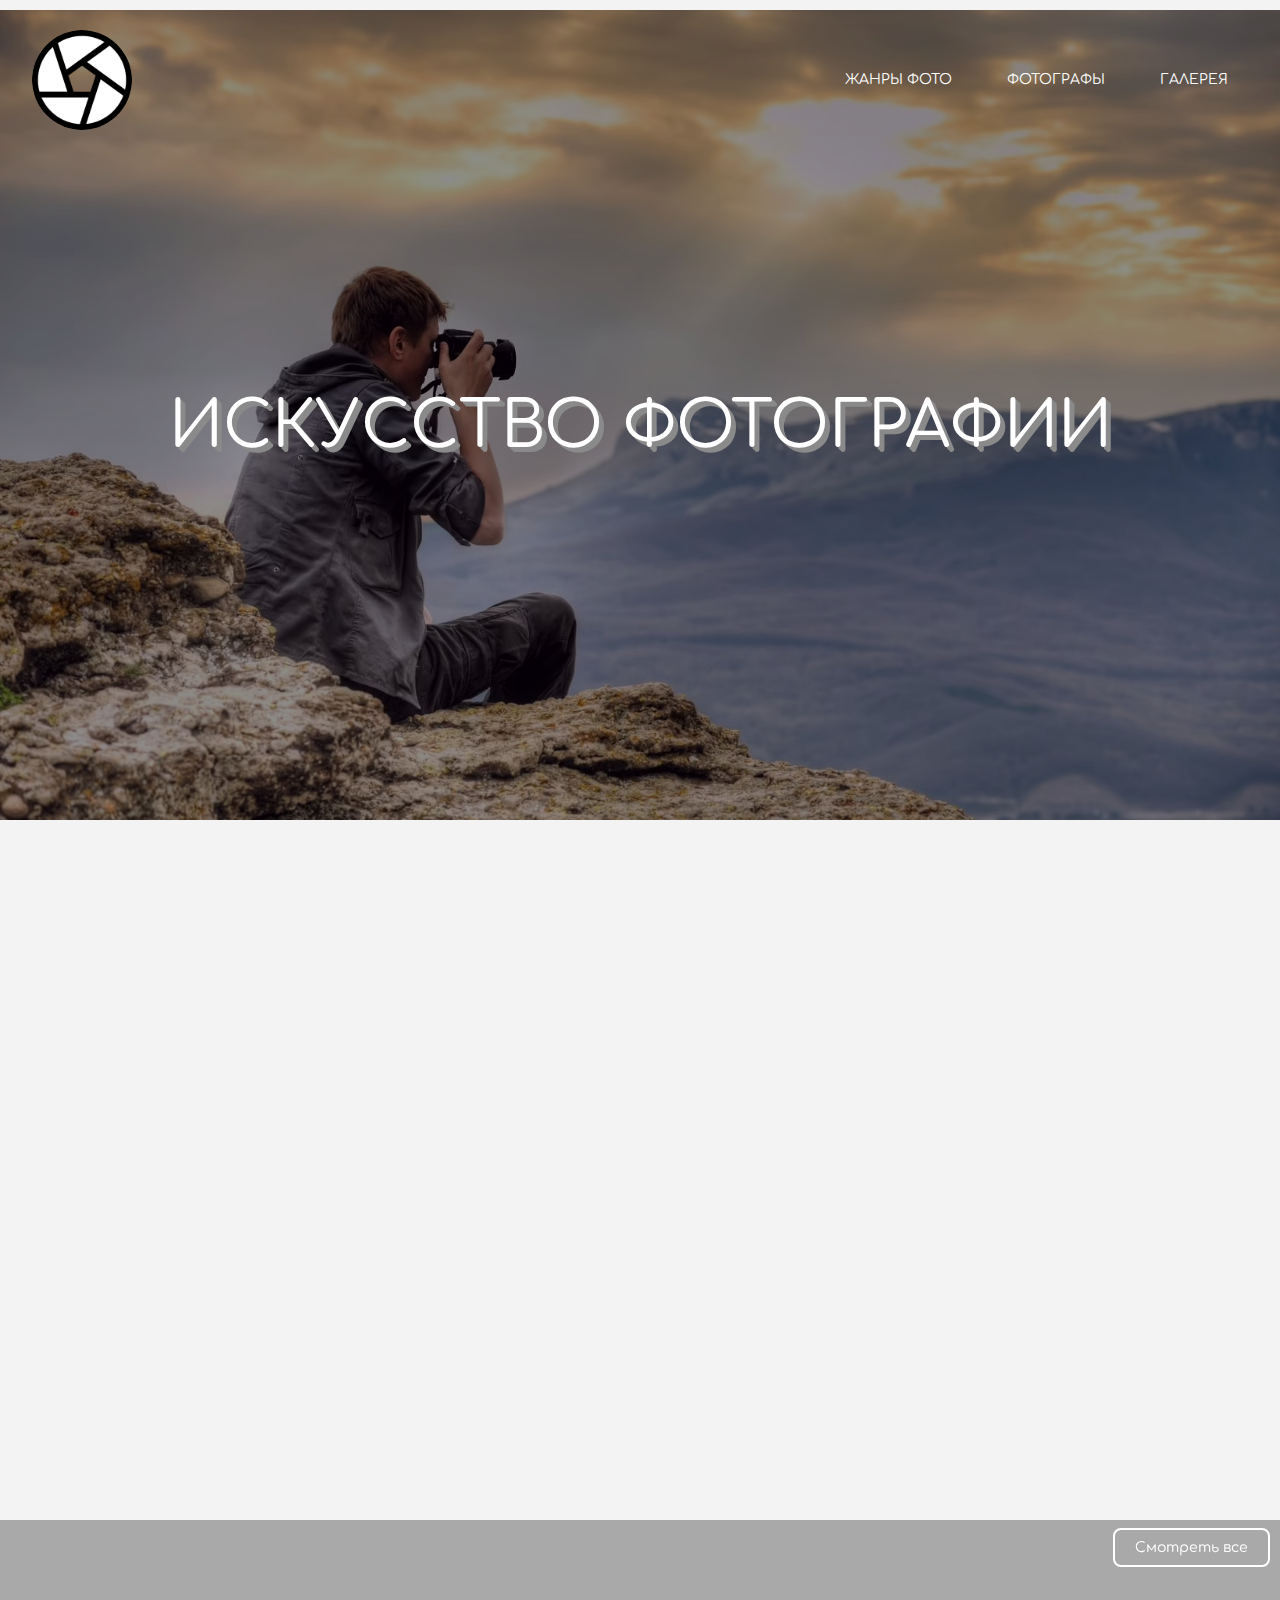
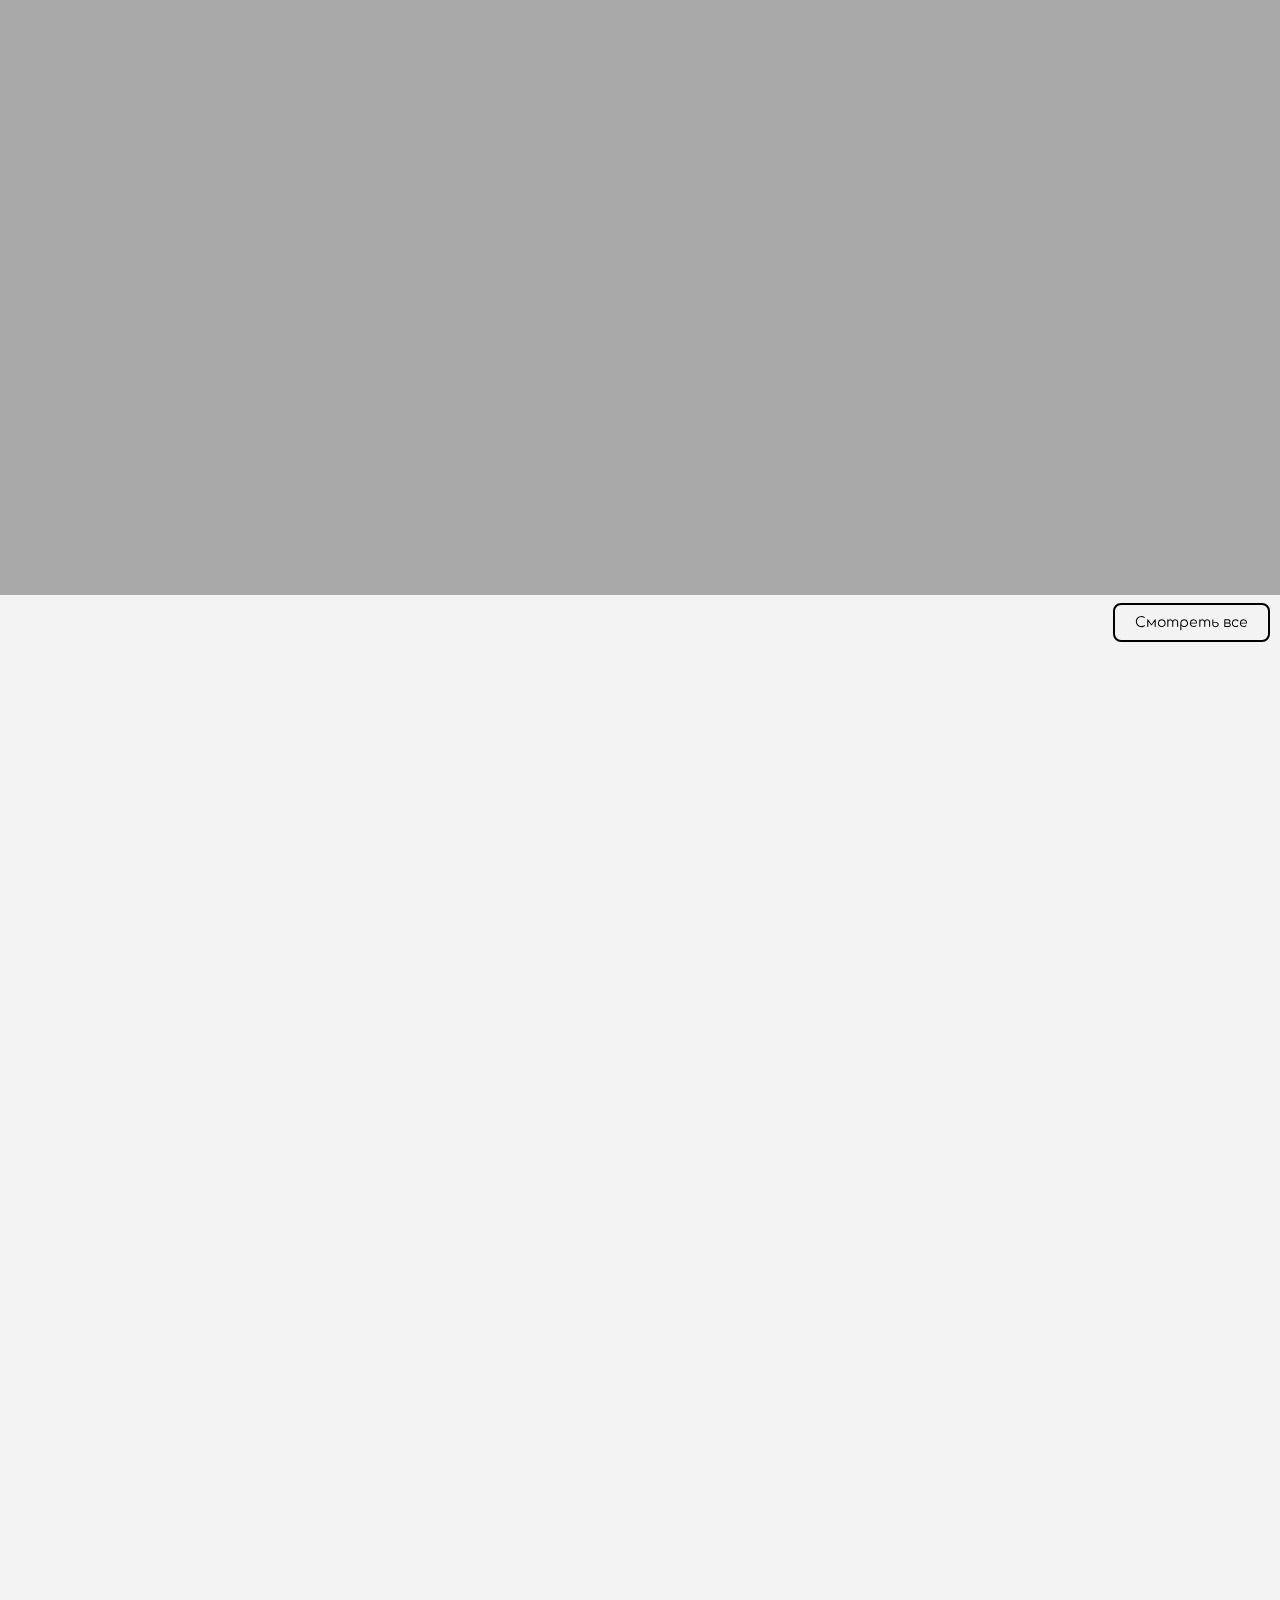
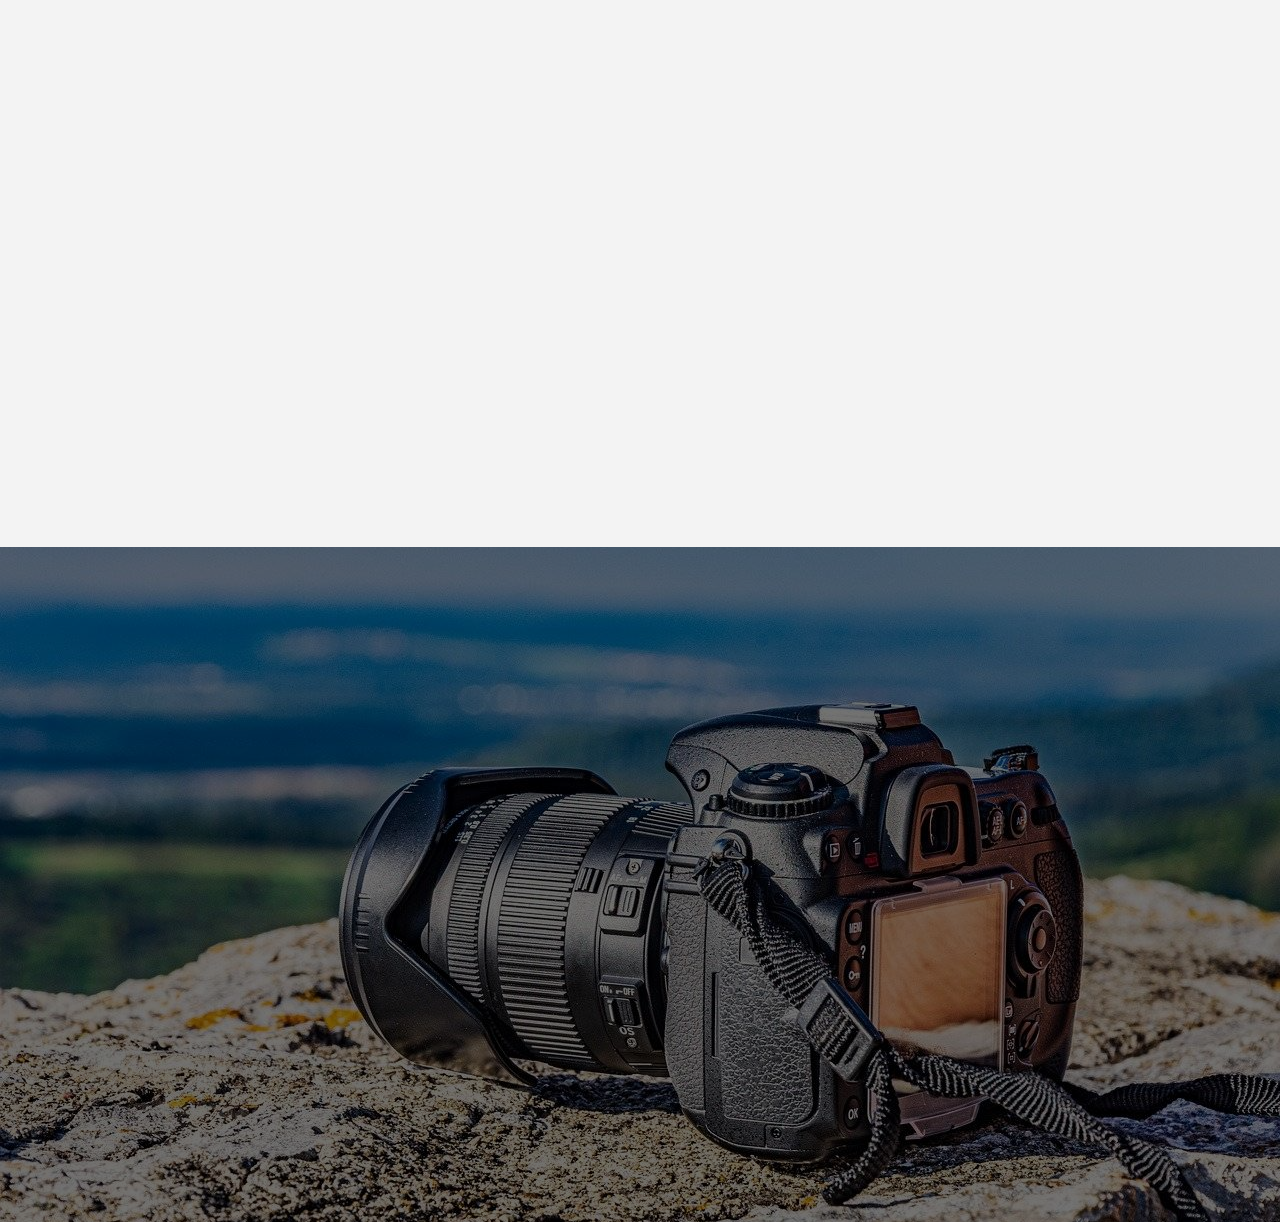
<file: index.html>
<!DOCTYPE html>
<html lang="en">

<head>
    <meta charset="UTF-8">
    <meta http-equiv="X-UA-Compatible" content="IE=edge">
    <meta name="viewport" content="width=device-width, initial-scale=1.0">
    <!-- CSS Style -->
    <link rel="stylesheet" href="style/normalize.css">
    <link rel="stylesheet" href="https://unpkg.com/aos@2.3.1/dist/aos.css">
    <link rel="stylesheet" href="style/style.css">
    <!-- Icon -->
    <link rel="shortcut icon" href="img/logo/logo.png" type="image/x-icon">
    <title>Искусство фото</title>
</head>

<body class="loaded">
    <script src="https://unpkg.com/aos@2.3.1/dist/aos.js"></script>
    <script>
        AOS.init();
    </script>
    <header>
        <section class="banner">
            <nav class="menu">
                <a href="index.html">
                    <div class="logo"></div>
                </a>
                <div class="menu-links">
                    <div class="link"><a href="pages/styles.html">ЖАНРЫ&nbsp;ФОТО</a></div>
                    <div class="link"><a href="pages/photographs.html">ФОТОГРАФЫ</a></div>
                    <div class="link"><a href="pages/galery.html">ГАЛЕРЕЯ</a></div>
                </div>
            </nav>
            <div class="banner-txt">
                <p>ИСКУССТВО&nbsp;ФОТОГРАФИИ</p>
            </div>
        </section>
    </header>
    <main>
        <section class="about">
            <div class="about-text" data-aos="fade-up">
                <h2 class="title">О Искусстве Фотографии</h2>
                <p class="txt">
                    Фотография — разновидность изобразительного искусства, в которой художник с помощью особых
                    технических средств воплощает свой творческий замысел в виде изображений (снимков). При создании
                    ярких произведений фотоискусства мастер умело сочетает художественный вымысел и достоверную
                    информацию. Фотография возникла в середине XIX века и прошла сложный путь от забавного аттракциона
                    до полноценного вида изобразительного искусства наряду с живописью, скульптурой и кинематографом.
                </p>
                <p class="txt">
                    Фотография в течение долгих лет была доступной узкому кругу людей. Технологии печати снимков
                    оставались весьма сложными вплоть до конца ХХ века, а хорошие фотоаппараты стоили немалых денег. Но
                    с изобретением цифровой фотографии и массовым распространением смартфонов фотоискусство стало
                    общедоступным явлением. Современные технологии позволяют любому человеку с хорошим художественным
                    вкусом создавать яркие и красочные снимки.
                </p>
            </div>
            <div class="about-img" data-aos="fade-up">
                <div class="img"></div>
            </div>
        </section>
        <section class="styles">
            <h2 class="title" data-aos="fade-up">Основные жанры фото</h2>
            <div class="styles-content" data-aos="fade-up">
                <div class="style-wrap">
                    <div class="img"></div>
                    <h3 class="subtitle">Портрет</h3>
                </div>
                <div class="style-wrap">
                    <div class="img"></div>
                    <h3 class="subtitle">Натюрморт</h3>
                </div>
                <div class="style-wrap">
                    <div class="img"></div>
                    <h3 class="subtitle">Пейзаж</h3>
                </div>
                <div class="style-wrap">
                    <div class="img"></div>
                    <h3 class="subtitle">Макрофото</h3>
                </div>
                <div class="style-wrap">
                    <div class="img"></div>
                    <h3 class="subtitle">Фотоохота</h3>
                </div>
            </div>
            <div class="link"><a href="pages/styles.html">Смотреть все</a></div>
        </section>
        <section class="photographs">
            <h2 class="title" data-aos="fade-up">Известные фотографы</h2>
            <div class="photograph-wrap" data-aos="fade-up">
                <div class="photo-img">
                    <div class="img"></div>
                </div>
                <div class="photo-text">
                    <h2 class="title">Ричард Аведон, США, 1923–2004</h2>
                    <p class="txt">Ричард Аведон (15 мая 1923 – 1 октября 2004) - американский фотограф-модельер и
                        портретист. Он работал в Harper's Bazaar и Vogue, специализируясь на запечатлении движения в
                        неподвижных картинах моды, театра и танца. В некрологе, опубликованном в "Нью-Йорк Таймс",
                        говорилось, что"его модные и портретные фотографии помогли определить образ стиля, красоты и
                        культуры Америки за последние полвека".</p>
                    <p class="txt">
                        Бог черно-белого портрета, интересный также тем, что, копаясь в его галереях, ты найдешь кого
                        угодно. На снимках этого гениального нью-йоркского еврея есть абсолютно все. Говорят, свой
                        первый снимок Ричард сделал еще лет в девять, когда случайно поймал в объектив Сергея
                        Рахманинова.
                    </p>
                </div>
            </div>
            <div class="photograph-wrap" data-aos="fade-up">
                <div class="photo-img">
                    <div class="img"></div>
                </div>
                <div class="photo-text">
                    <h2 class="title">Анри Картье-Брессон, Франция, 1908–2004</h2>
                    <p class="txt">Любой фотограф, кто плотно серьезно занимается своим делом обязан знать имя
                        легендарного фотографа, отца фотожурналистики и фоторепортажа Анри Картье-Брессона. Даже если
                        вы, как фотограф далеки от уличной фотографии, репортажной съемки, и снимаете вы портреты или
                        пейзаж, вам все равно необходимо знать хотя бы несколько работ и принцип съемки Анри
                        Картье-Брессона.</p>
                    <p class="txt">
                        Выдающийся фотореалист, один из патриархов фоторепортажа и в то же время человек-невидимка: у
                        него был филигранно отработанный дар уметь оставаться назаметным для тех, кого он снимает.
                        Поначалу учился на художника, где и ощутил тягу к легкому сюрреализму, что осязаемо отпечаталось
                        затем в его фотоснимках.
                    </p>
                </div>
            </div>
            <div class="photograph-wrap" data-aos="fade-up">
                <div class="photo-img">
                    <div class="img"></div>
                </div>
                <div class="photo-text">
                    <h2 class="title">Себастьян Салгаду, Бразилия, 1944</h2>
                    <p class="txt">
                        Создатель почти фантастических образов, взятых на самом деле из реального мира. Салгаду был
                        фоторепортером, которого особенно влекло к аномалиям, несчастьям, нищете и экологическим
                        катастрофам, но даже такие его сюжеты завораживают красотой. В 2014 году о нем снял фильм
                        режиссер Вим Вендерс под названием «Соль Земли» (специальный приз Каннского фестиваля).
                    </p>
                    <p class="txt">В 1973 году он уже стал внештатным корреспондентом в Magnum, Sigma и Gamma. В течение
                        следующего десятилетия Сальгадо фотографировал самые разные темы, в том числе голод в Нигере и
                        гражданскую войну в Мозамбике. В 1979 году он вступил в известный клуб Magnum, а через два года
                        получил известность запечатлев момент покушения на убийство президента Рональда Рейгана.
                    </p>
                </div>
            </div>
            <div class="link link-black"><a href="pages/photographs.html">Смотреть все</a></div>
        </section>
        <section class="best-models">
            <h2 class="title" data-aos="fade-up">Известные производители фотоаппаратов</h2>
            <div class="best-content" data-aos="fade-up">
                <div class="best-wrap">
                    <a href="https://www.nikon.ru/ru_RU/" target="_blank">
                        <div class="img"></div>
                    </a>
                    <h2 class="title">Nikon</h2>
                </div>
                <div class="best-wrap">
                    <a href="https://www.canon.ru" target="_blank">
                        <div class="img"></div>
                    </a>
                    <h2 class="title">Canon</h2>
                </div>
                <div class="best-wrap">
                    <a href="https://www.sony.ru/interchangeable-lens-cameras/gallery" target="_blank">
                        <div class="img"></div>
                    </a>
                    <h2 class="title">Sony</h2>
                </div>
            </div>
        </section>
    </main>
</body>
</html>
</file>
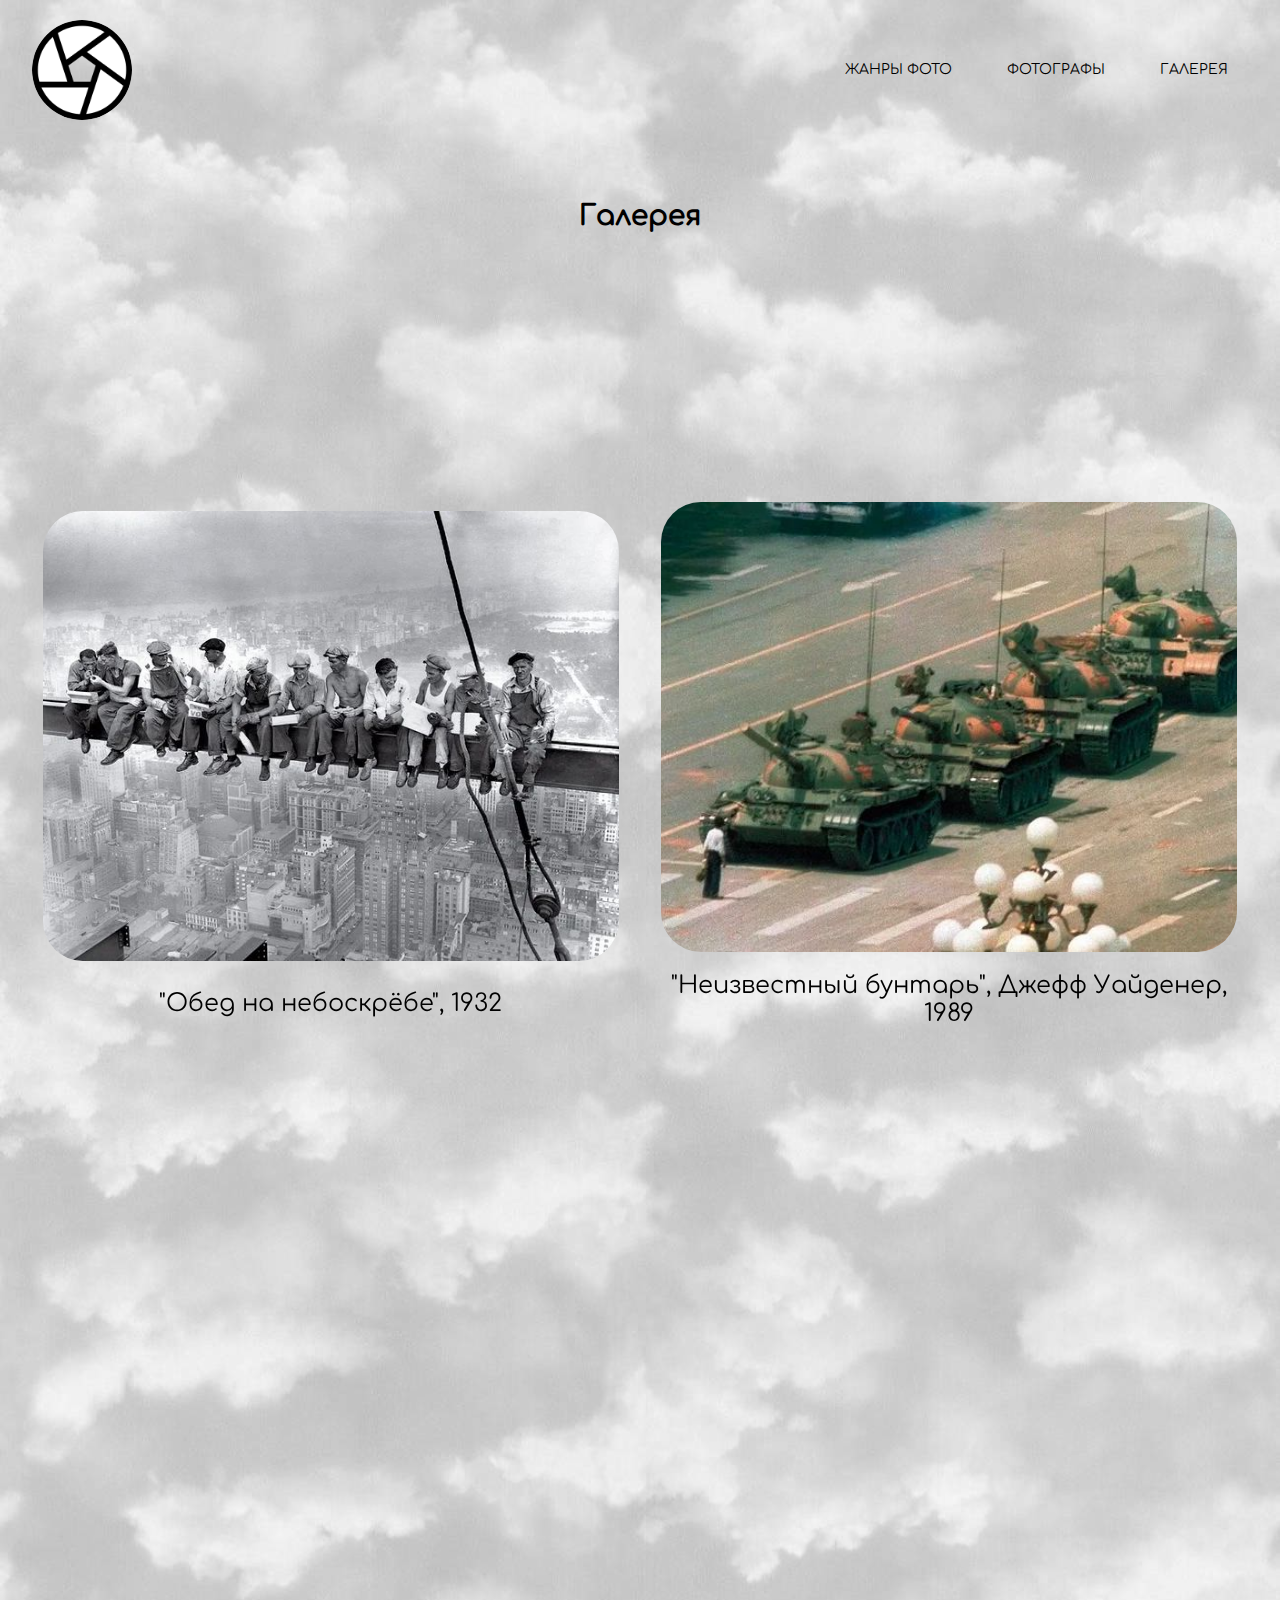
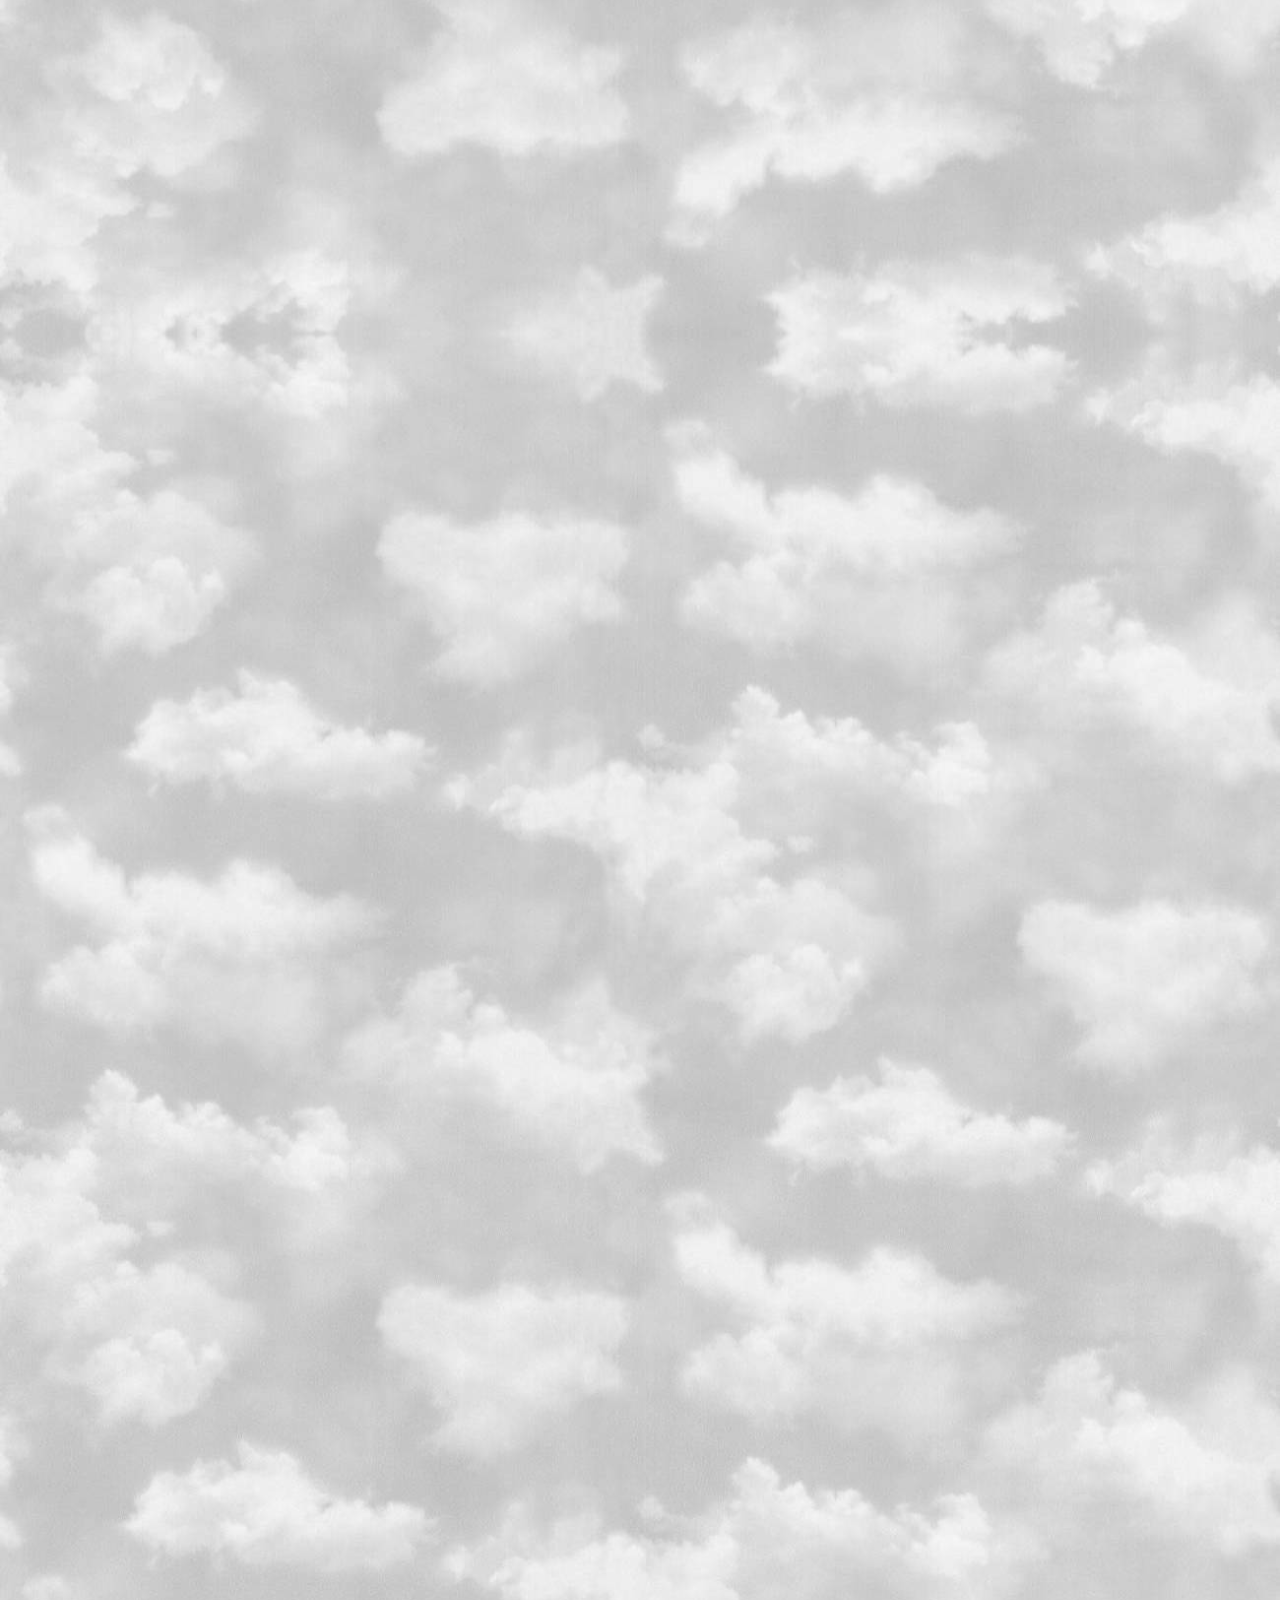
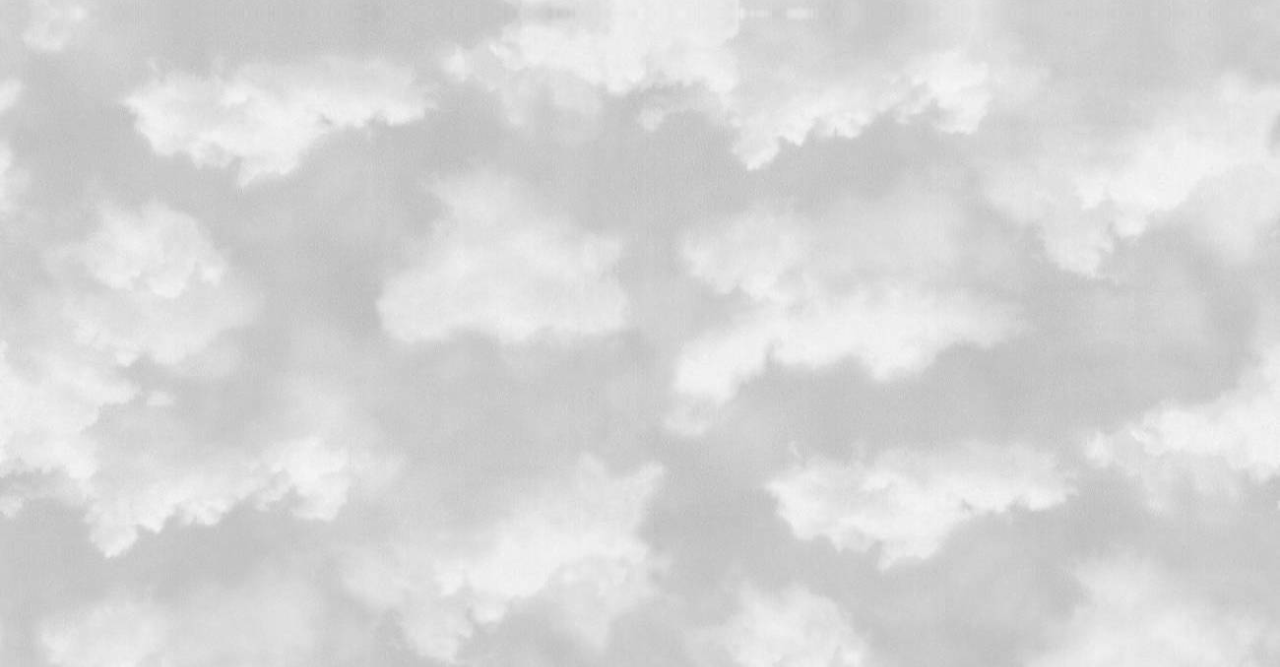
<file: pages/galery.html>
<!DOCTYPE html>
<html lang="en">

<head>
    <meta charset="UTF-8">
    <meta http-equiv="X-UA-Compatible" content="IE=edge">
    <meta name="viewport" content="width=device-width, initial-scale=1.0">
    <!-- CSS Style -->
    <link rel="stylesheet" href="../style/normalize.css">
    <link rel="stylesheet" href="https://unpkg.com/aos@2.3.1/dist/aos.css">
    <link rel="stylesheet" href="../style/style.css">
    <!-- Icon -->
    <link rel="shortcut icon" href="../img/logo/logo.png" type="image/x-icon">
    <title>Галерея</title>
</head>
<body class="loadewd" for="style">
    <script src="https://unpkg.com/aos@2.3.1/dist/aos.js"></script>
    <script>
        AOS.init();
    </script>
    <header>
        <nav class="menu">
            <a href="../index.html">
                <div class="logo"></div>
            </a>
            <div class="menu-links">
                <div class="link link-black"><a href="styles.html">ЖАНРЫ&nbsp;ФОТО</a></div>
                <div class="link link-black"><a href="photographs.html">ФОТОГРАФЫ</a></div>
                <div class="link link-black"><a href="galery.html">ГАЛЕРЕЯ</a></div>
            </div>
        </nav>
    </header>
    <main>
        <section class="galery">
            <div class="galery-text">
                <p class="title">Галерея</p>
            </div>
            <div class="galery-content">
                <div class="galery-wrap" data-aos="fade-down">
                    <div class="img"></div>
                    <div class="subtitle">"Обед на небоскрёбе", 1932</div>
                </div>
                <div class="galery-wrap" data-aos="fade-down">
                    <div class="img"></div>
                    <div class="subtitle">"Неизвестный бунтарь", Джефф Уайденер, 1989</div>
                </div>
                <div class="galery-wrap" data-aos="fade-down">
                    <div class="img"></div>
                    <div class="subtitle">"Падающий человек", Ричард Дрю, 2001</div>
                </div>
                <div class="galery-wrap" data-aos="fade-down">
                    <div class="img"></div>
                    <div class="subtitle">"Восход Земли", Вильям Андерс, NASA, 1968</div>
                </div>
                <div class="galery-wrap" data-aos="fade-down">
                    <div class="img"></div>
                    <div class="subtitle">"Человек на Луне", Нил Армстронг, NASA, 1969</div>
                </div>
                <div class="galery-wrap" data-aos="fade-down">
                    <div class="img"></div>
                    <div class="subtitle">"Еврейский мальчик сдаётся в Варшаве", автор неизвестен, 1943</div>
                </div>
                <div class="galery-wrap" data-aos="fade-down">
                    <div class="img"></div>
                    <div class="subtitle">"Горилла в Конго", Брент Стиртон, 2007</div>
                </div>
                <div class="galery-wrap" data-aos="fade-down">
                    <div class="img"></div>
                    <div class="subtitle">"Знамя Победы над рейхстагом", Евгений Халдей, 1945</div>
                </div>
                <div class="galery-wrap" data-aos="fade-down">
                    <div class="img"></div>
                    <div class="subtitle">"Скопление Столпы Творения", телескоп «Хаббл», NASA, 1995</div>
                </div>
                <div class="galery-wrap" data-aos="fade-down">
                    <div class="img"></div>
                    <div class="subtitle">Альберт Эйнштейн, домашнее фото, 1951</div>
                </div>
            </div>
        </section>
    </main>
</body>
</html>
</file>
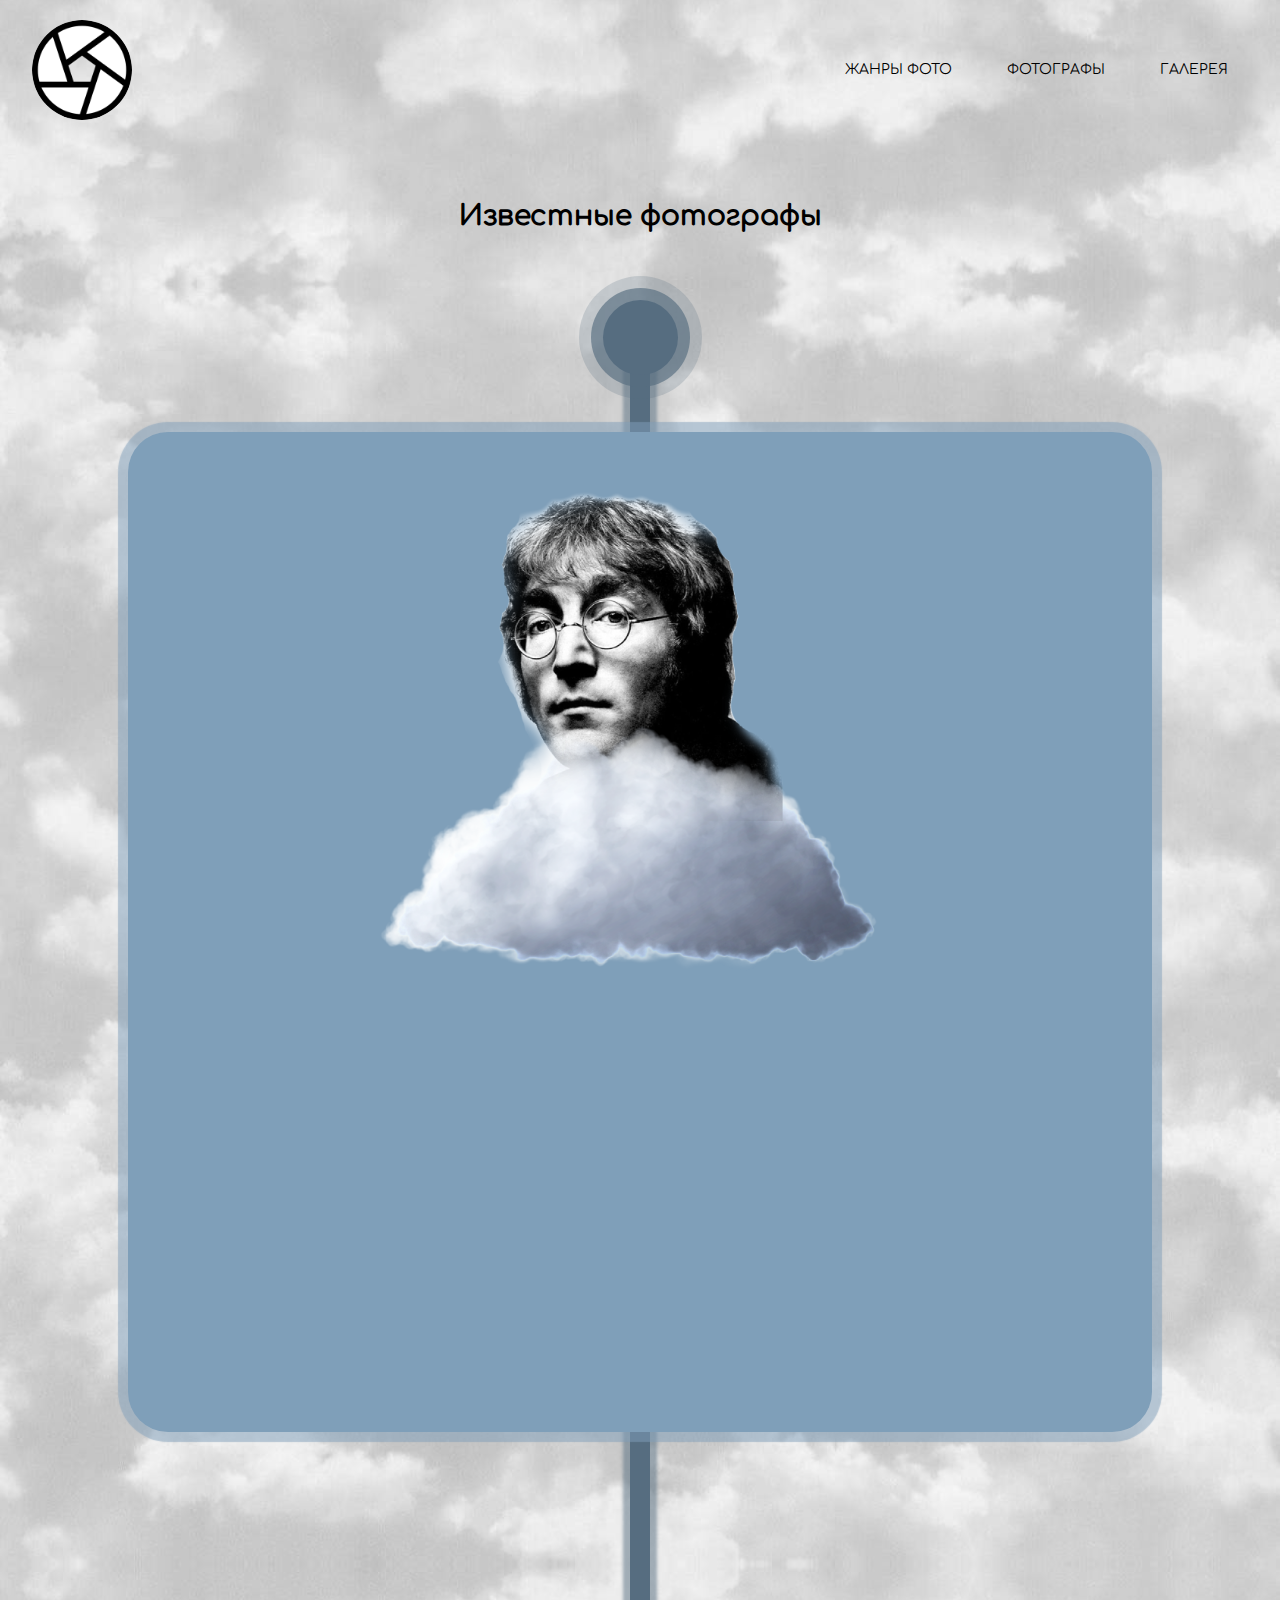
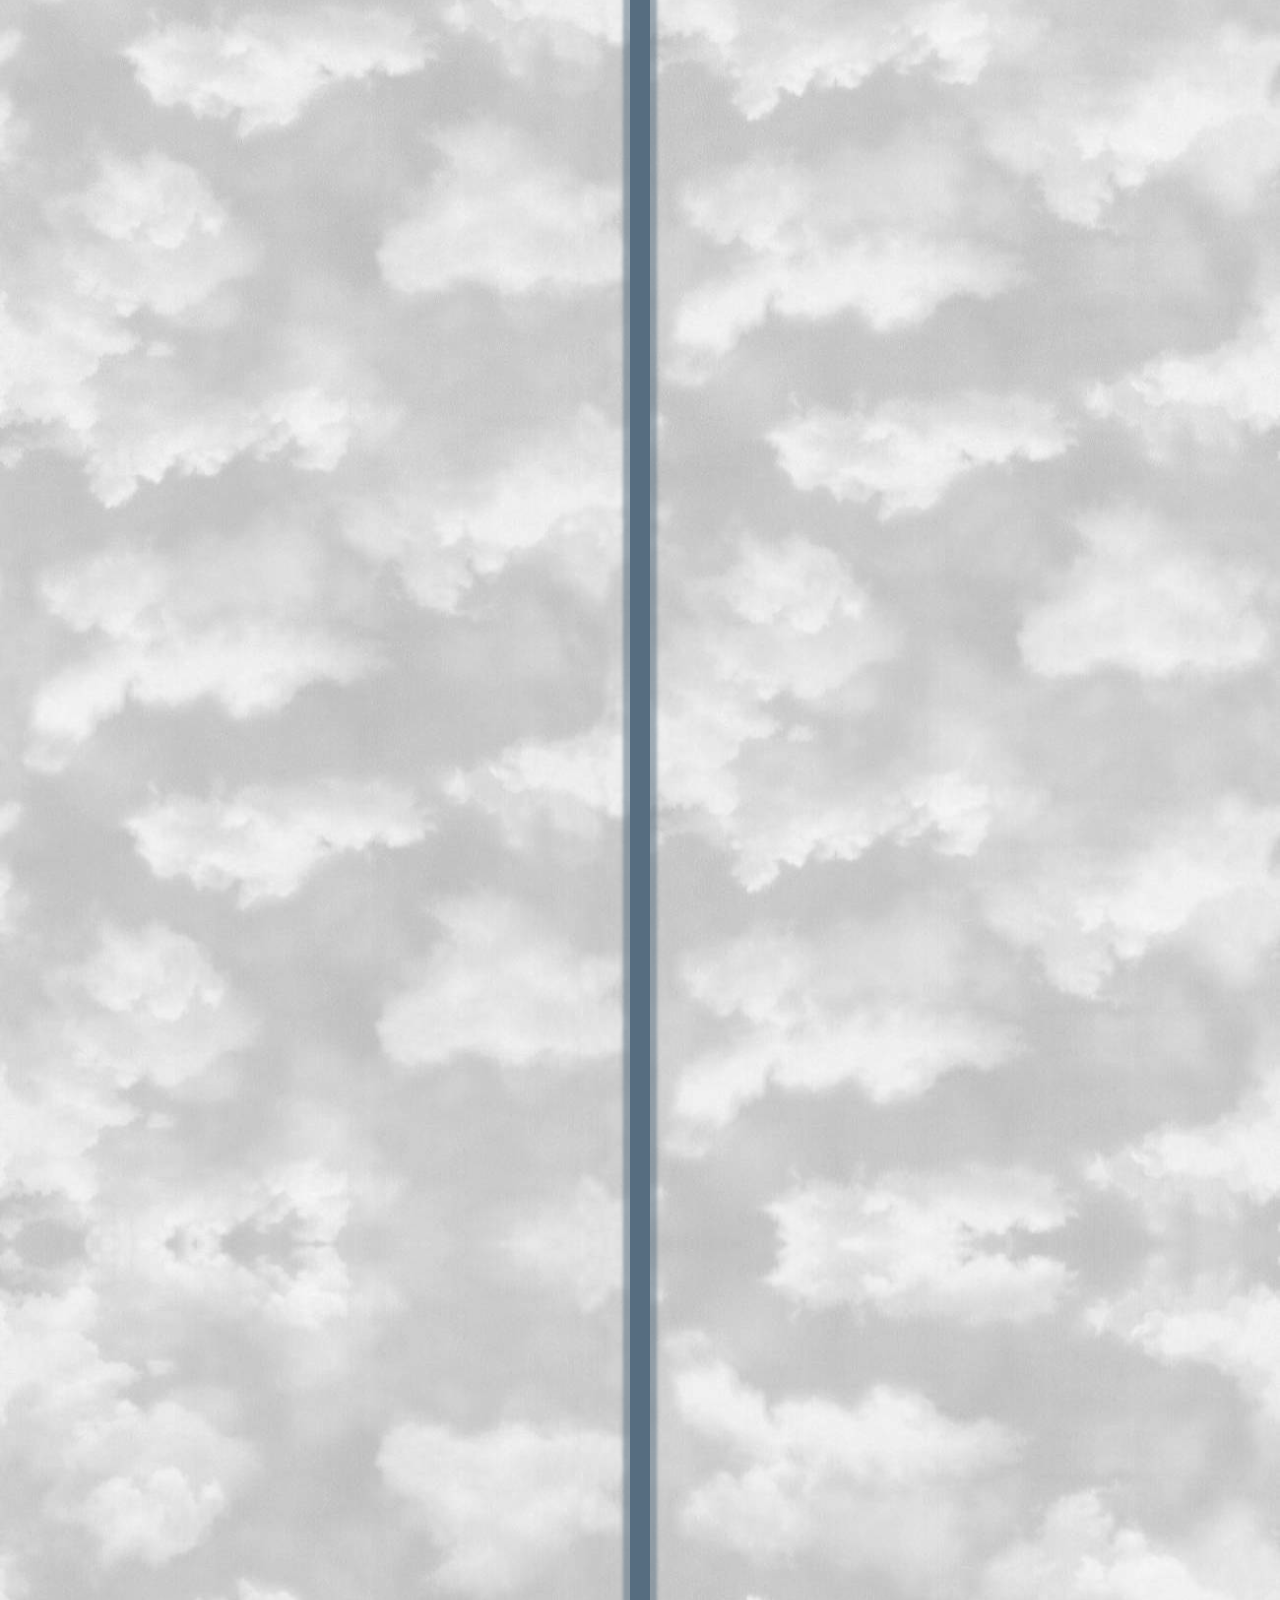
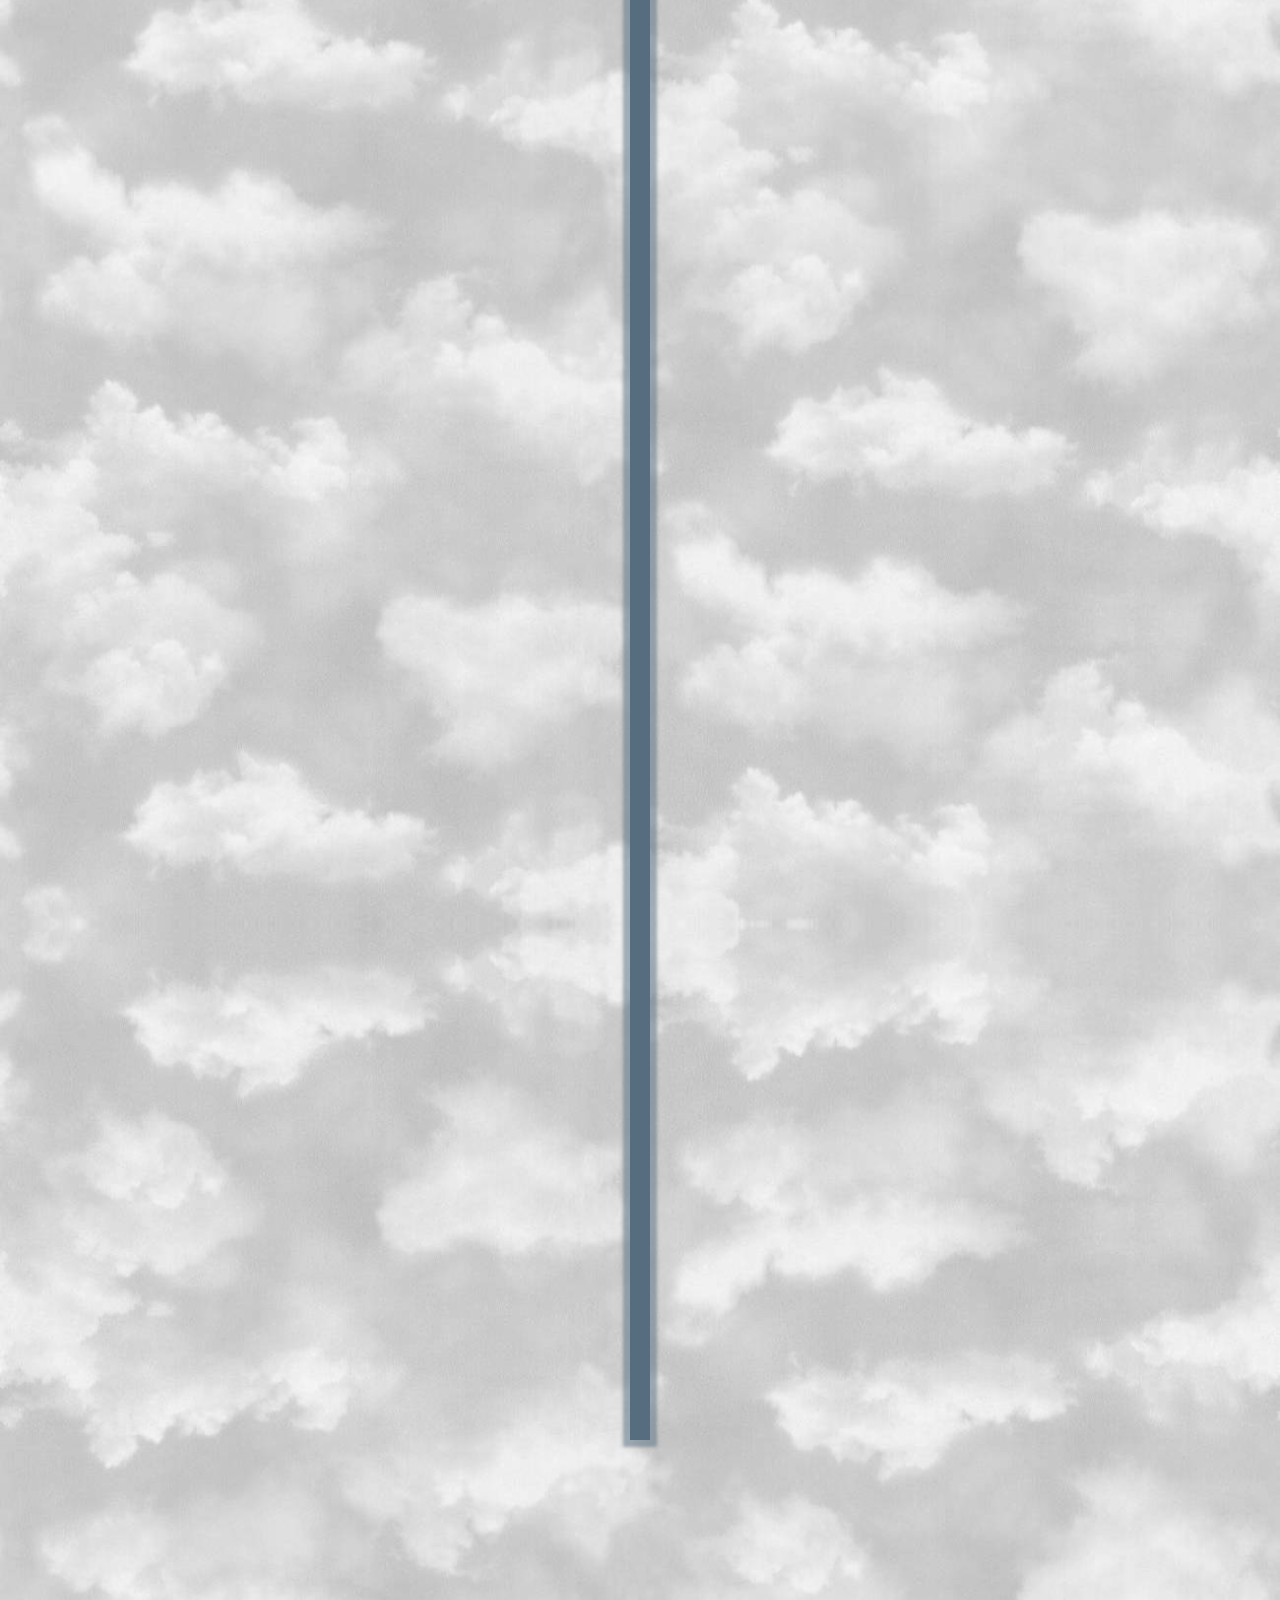
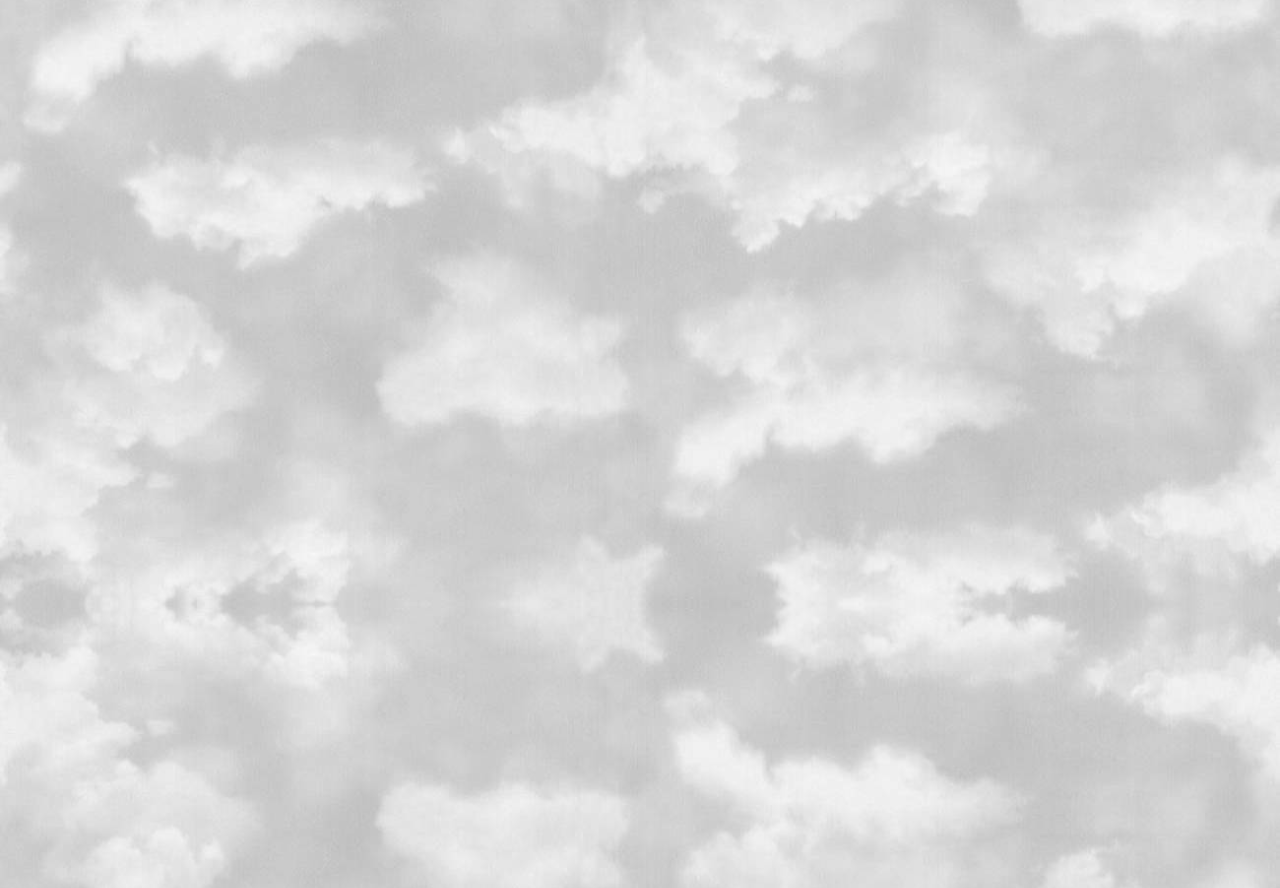
<file: pages/photographs.html>
<!DOCTYPE html>
<html lang="en">

<head>
    <meta charset="UTF-8">
    <meta http-equiv="X-UA-Compatible" content="IE=edge">
    <meta name="viewport" content="width=device-width, initial-scale=1.0">
    <!-- CSS Style -->
    <link rel="stylesheet" href="../style/normalize.css">
    <link rel="stylesheet" href="https://unpkg.com/aos@2.3.1/dist/aos.css">
    <link rel="stylesheet" href="../style/style.css">
    <!-- Icon -->
    <link rel="shortcut icon" href="../img/logo/logo.png" type="image/x-icon">
    <title>Популярные фотографы</title>
</head>

<body for="style">
    <script src="https://unpkg.com/aos@2.3.1/dist/aos.js"></script>
    <script>
        AOS.init();
    </script>
    <header>
        <nav class="menu">
            <a href="../index.html">
                <div class="logo"></div>
            </a>
            <div class="menu-links">
                <div class="link link-black"><a href="styles.html">ЖАНРЫ&nbsp;ФОТО</a></div>
                <div class="link link-black"><a href="photographs.html">ФОТОГРАФЫ</a></div>
                <div class="link link-black"><a href="galery.html">ГАЛЕРЕЯ</a></div>
            </div>
        </nav>
        <section class="photographspage">
          <h2 class="title">Известные фотографы</h2>
          <div class="photographspage-content">
            <div class="photographspage-wrap" data-aos="fade-down">
                <div class="photo-img">
                    <div class="img"></div>
                </div>
                <div class="photo-text" data-aos="fade-down">
                    <h2 class="title">Ричард Аведон, США, 1923–2004</h2>
                    <p class="txt">
                      Аведон считался признанным мастером портретной съемки. Его работы позволяли увидеть потаенные грани личности людей — от всемирно знаменитых до неизвестных. Его фотографические полотна большого формата, включающие портреты членов «Уорхал фабрики», «Семьи Гинзберга» и «Совета Миссии», — значительные вехи в истории фотографии. В 1960-х годах фотографировал участников Движения за гражданские права, Антивоенного движения. Эти фотографии вошли в альбом «Avedon: The Sixties» наряду с фотопортретами Битлз, Дженис Джоплин, Фрэнка Заппа, Энди Уорхола, модели Твигги. У Ричарда были многочисленные выставки, включая ретроспективную выставку портретов в 1970 году в институте искусств в штате Миннеаполис. В 1974 году в Музее современного искусства в Нью-Йорке прошла выставка «Аведон: фотографии 1947—1977 гг.» В 1976 году вышел альбом «Семья» (The Family) с портретами представителей правительственной и деловой элиты. Альбом состоял из 69 черно-белых фотографий, на которых были Джордж Буш, Генри Киссинджер, Рональд Рейган, Дональд Рамсфельд, а также члены семьи Кеннеди и Рокфеллеров. «Семья» была выставлена в Музее Метрополитэн в Нью-Йорке. В университетском музее искусств в Беркли прошла выставка «Аведон 1946—1980», а в Техасе в музее Амона Картера состоялась выставка «На американском Западе» в 1985 году
                    </p>
                </div>
            </div>
            <div class="photographspage-wrap" data-aos="fade-down">
                <div class="photo-img" data-aos="fade-down">
                    <div class="img"></div>
                </div>
                <div class="photo-text" data-aos="fade-down">
                    <h2 class="title">Анри Картье-Брессон, Франция, 1908–2004</h2>
                    <p class="txt">
                      Матерью Анри была Марта Ле Вердьер (девичья фамилия), а отцом — Андре Картье-Брессон.

                      Двойная фамилия отца, «Картье-Брессон», впервые зарегистрированная в 1901 году, получилась соединением фамилии крестьян Картье, родом из департамента Уаза, и фамилии промышленников Брессон, производителей хлопковой нити.
                      
                      Взаимоотношения начались, когда городская семья Брессонов поручила уход за своими детьми членам сельской семьи Картье. Позже два сына Картье (одного из них звали Андре) поступили учениками к Брессону — и, в конце концов, женившись на дочерях своего шефа, вошли в долю предприятия. Совместный бизнес двух семей процветал, и имя «Картье-Брессон» стало в начале XX века во Франции очень известной маркой хлопчатых ниток.
                      
                      22 августа 1908 года у Марты и Андре Картье-Брессонов рожда
                    </p>
                </div>
            </div>
            <div class="photographspage-wrap" data-aos="fade-down">
                <div class="photo-img" data-aos="fade-down">
                    <div class="img"></div>
                </div>
                <div class="photo-text" data-aos="fade-down">
                    <h2 class="title">Себастьян Салгаду, Бразилия, 1944</h2>
                    <p class="txt">
                      Сальгадо родился 8 февраля 1944 года в бразильском муниципалитете Айморес штат Минас-Жерайс и провел детство на фазенде своих родителей. 1967 году окончил экономический факультет Университета Сан-Паулу и заключил брак с пианисткой Лейлой Делуиз Ваник. Работал по специальности, по поручению Всемирного банка часто бывал в Африке, где впервые начал фотографировать. С 1973 года сфокусировал свою деятельность на фотографии в качестве репортера. В 1979 году был принят в агентство «Магнум Фото». В 1994 году вышел из него, чтобы совместно с женой Лейлой Ваник основать в Париже собственное агентство «Amazonas Images». Салгаду активно работает над собственными фотопроектами, он публикует авторские фотокниги, такие как «Другая Америка», «Рабочие», «Мигранты», «Генезис».

                      Начиная с 2004 года Сальгадо работает над проектом Genesis. В рамках этого проекта фотограф документирует ещё нетронутые человеком и цивилизацией ландшафты, их флору и фауну. После девяти лет работы над этим проектом Музей естественной истории в Лондоне в 2013 году представил подборку из 250 фотографий и опубликовал иллюстрированную книгу большого формата, над дизайном которой работала жена Сальгадо Лейла.
                    </p>
                </div>
            </div>
            <div class="photographspage-wrap" data-aos="fade-down">
              <div class="photo-img" data-aos="fade-down">
                  <div class="img"></div>
              </div>
              <div class="photo-text" data-aos="fade-down">
                  <h2 class="title">Уильям Юджин Смит, США, 1918–1978</h2>
                  <p class="txt">
                    Смит родился в 1918 году в городе Уичито (штат Канзас, США). Окончив школу в 1936 году, он начал фотографировать для газет Eagle и Beacon. Позже он переехал в Нью-Йорк и устроился в газету Newsweek в которой работал с 1937 по 1938 год. Там он быстро стал известен перфекционизмом и узнаваемым стилем. Впоследствии он был уволен из этого издания за отказ от использования среднеформатных камер и в 1939 году устроился в Life Magazine, где пользовался 35-мм камерой.

                    Во время Второй мировой войны Смит был фотокорреспондентом Ziff-Davis Publishing, а позже — Life Magazine. Он находился на передовой линии американского наступления на Японию. На Окинаве он был ранен огнём миномёта. После лечения он продолжил работу на Life. В последующие годы Смит упорно работал над снимками для данного журнала, поскольку хотел покончить с общепринятым отношением к фотографии как к простой иллюстрации для текста. В 1950 году он был послан освещать выборы в Англии. Несмотря на то, что редакция Life негативно относилась к лейбористам, Смит в своём репортаже высказал свою симпатию к Клементу Эттли. В результате редакция опубликовала только небольшую часть его фотографий.
                  </p>
                </div>
              </div>
              <div class="photographspage-wrap" data-aos="fade-down">
                <div class="photo-img" data-aos="fade-down">
                  <div class="img"></div>
                </div>
                <div class="photo-text" data-aos="fade-down">
                  <h2 class="title">Александр Родченко, СССР, 1891–1956</h2>
                  <p class="txt">
                    Отец — Михаил Михайлович Родченко (1852—1907), театральный бутафор. Мать — Ольга Евдокимовна Родченко (1865—1933), прачка. В 1902 году семья переехала в Казань, где в 1905 году Родченко окончил Казанское приходское начальное училище.
          
                    В 1911—1914 годах учился в Казанской художественной школе у Николая Фешина, где в 1914 году познакомился с Варварой Степановой. С 1916 года Родченко и Степанова начали совместную жизнь в Москве. В этом же году он был призван в армию и до начала 1917 года служил заведующим хозяйством санитарного поезда Московского земства.
                    
                    В 1917 году, сразу же после Февральской революции в Москве был создан профсоюз художников-живописцев. Родченко стал секретарём его Молодой Федерации, и занимался, в основном, организацией нормальных условий жизни и работы для молодых художников. В это же время вместе с Георгием Якуловым, Владимиром Татлиным и другими работал над оформлением кафе «Питтореск» в Москве, открывшегося в бывшем пассаже Сан-Галли, а с 1918 по 1921 заведовал музейным бюро в отделе ИЗО Наркомпроса.
                </p>
            </div>
        </div>
        </div>
      </section>
    </header>
</body>

</html>
</file>
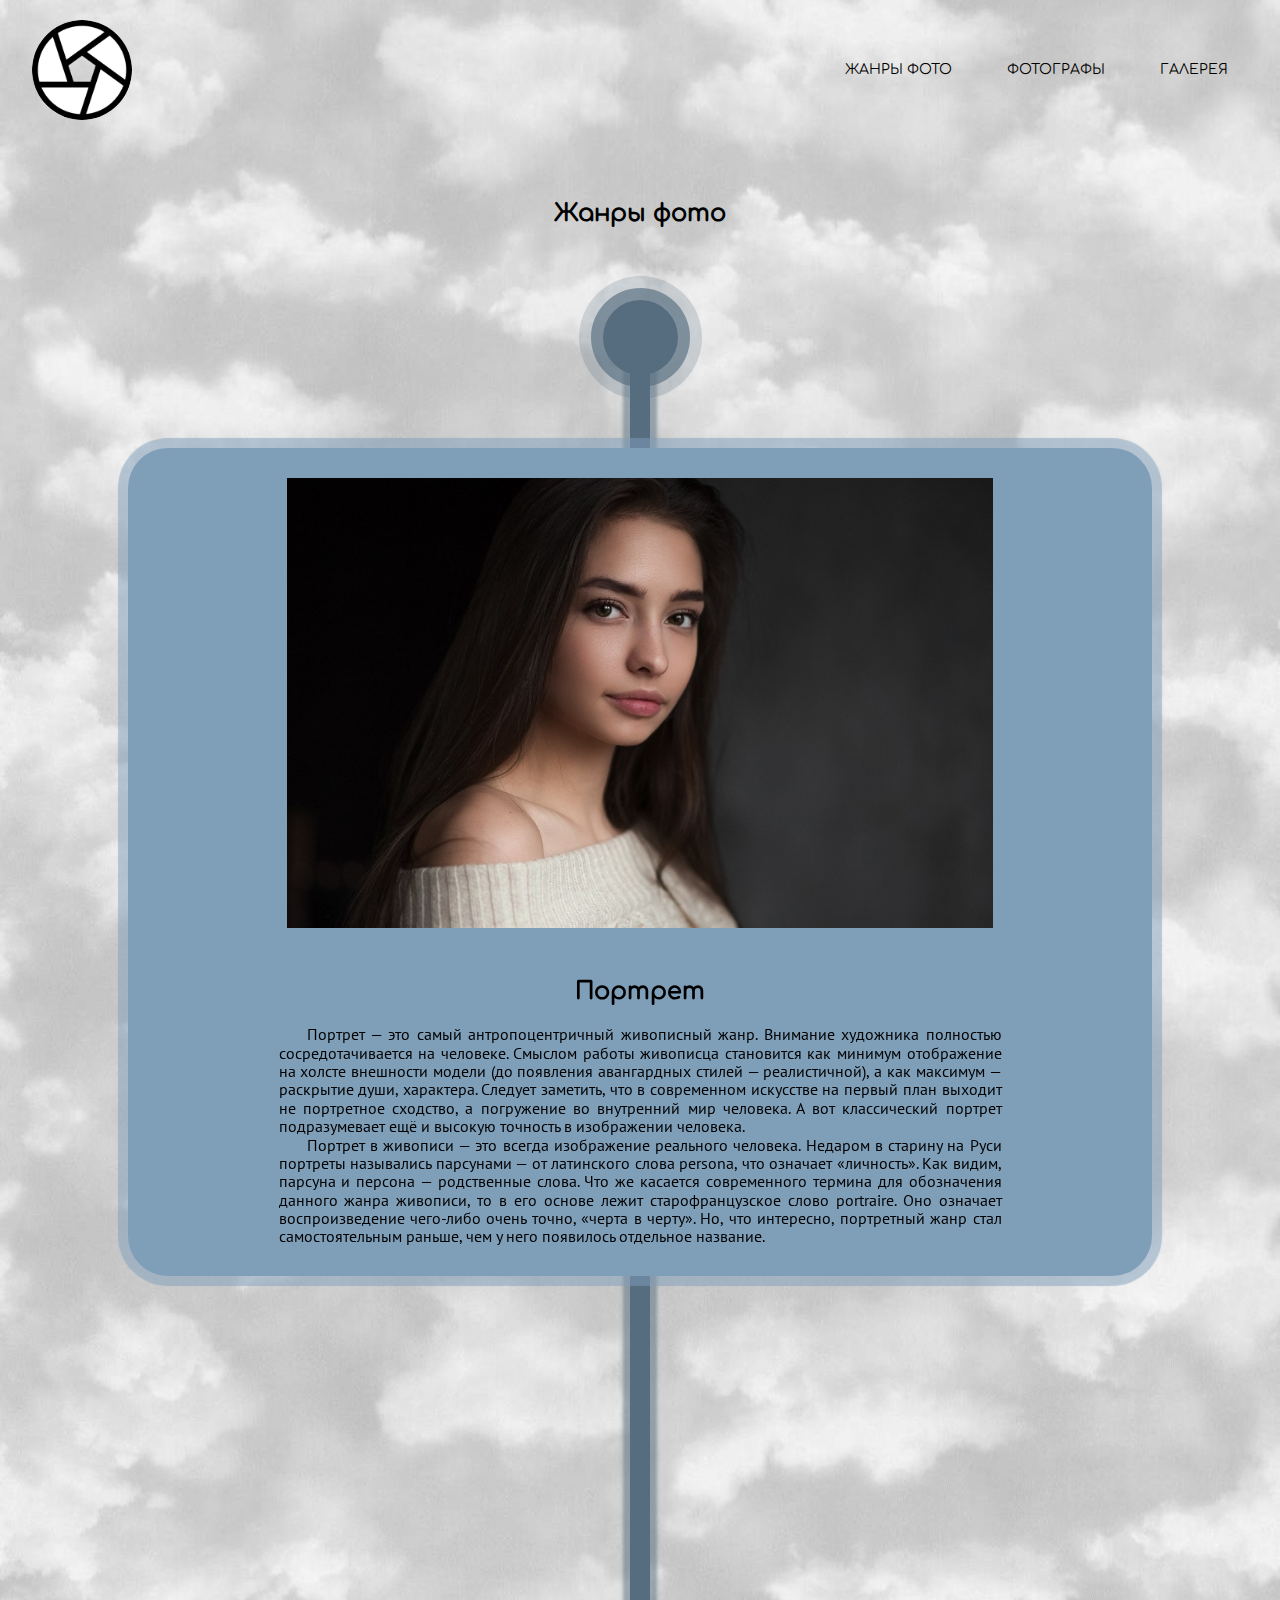
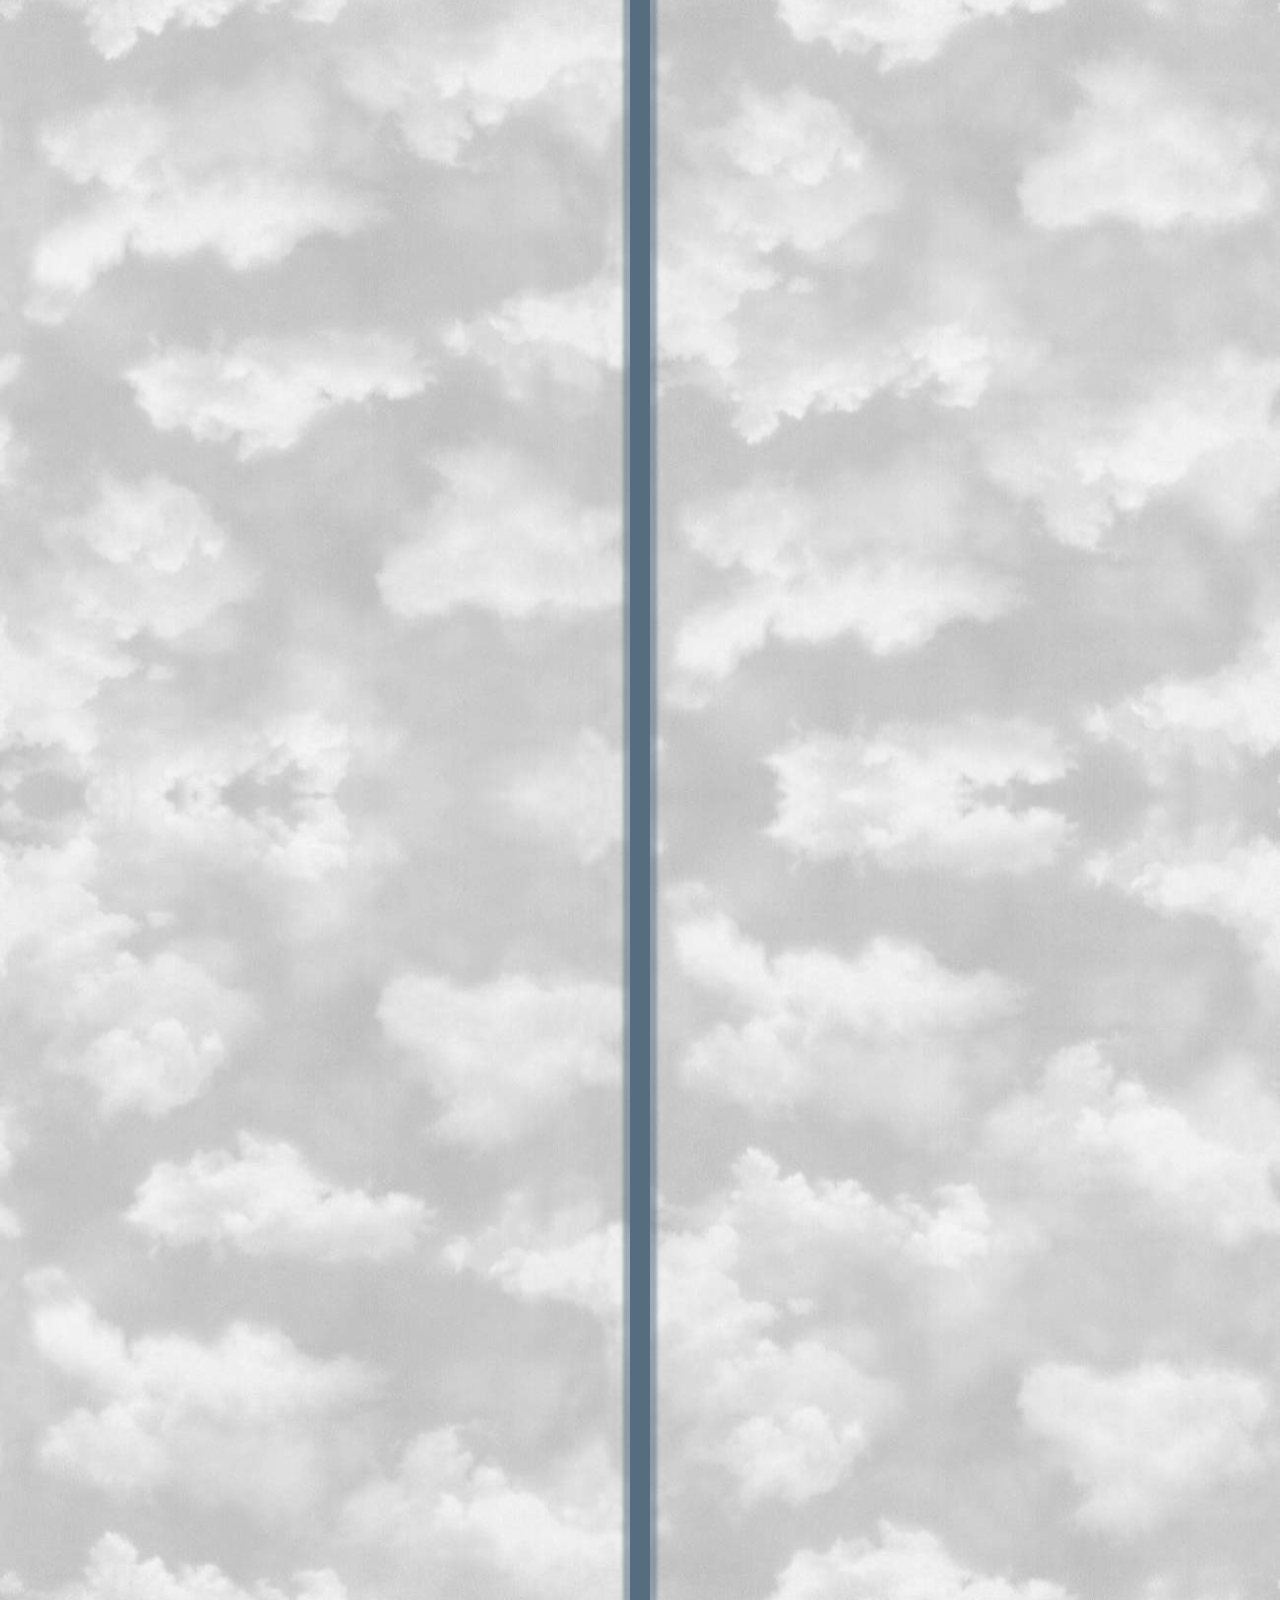
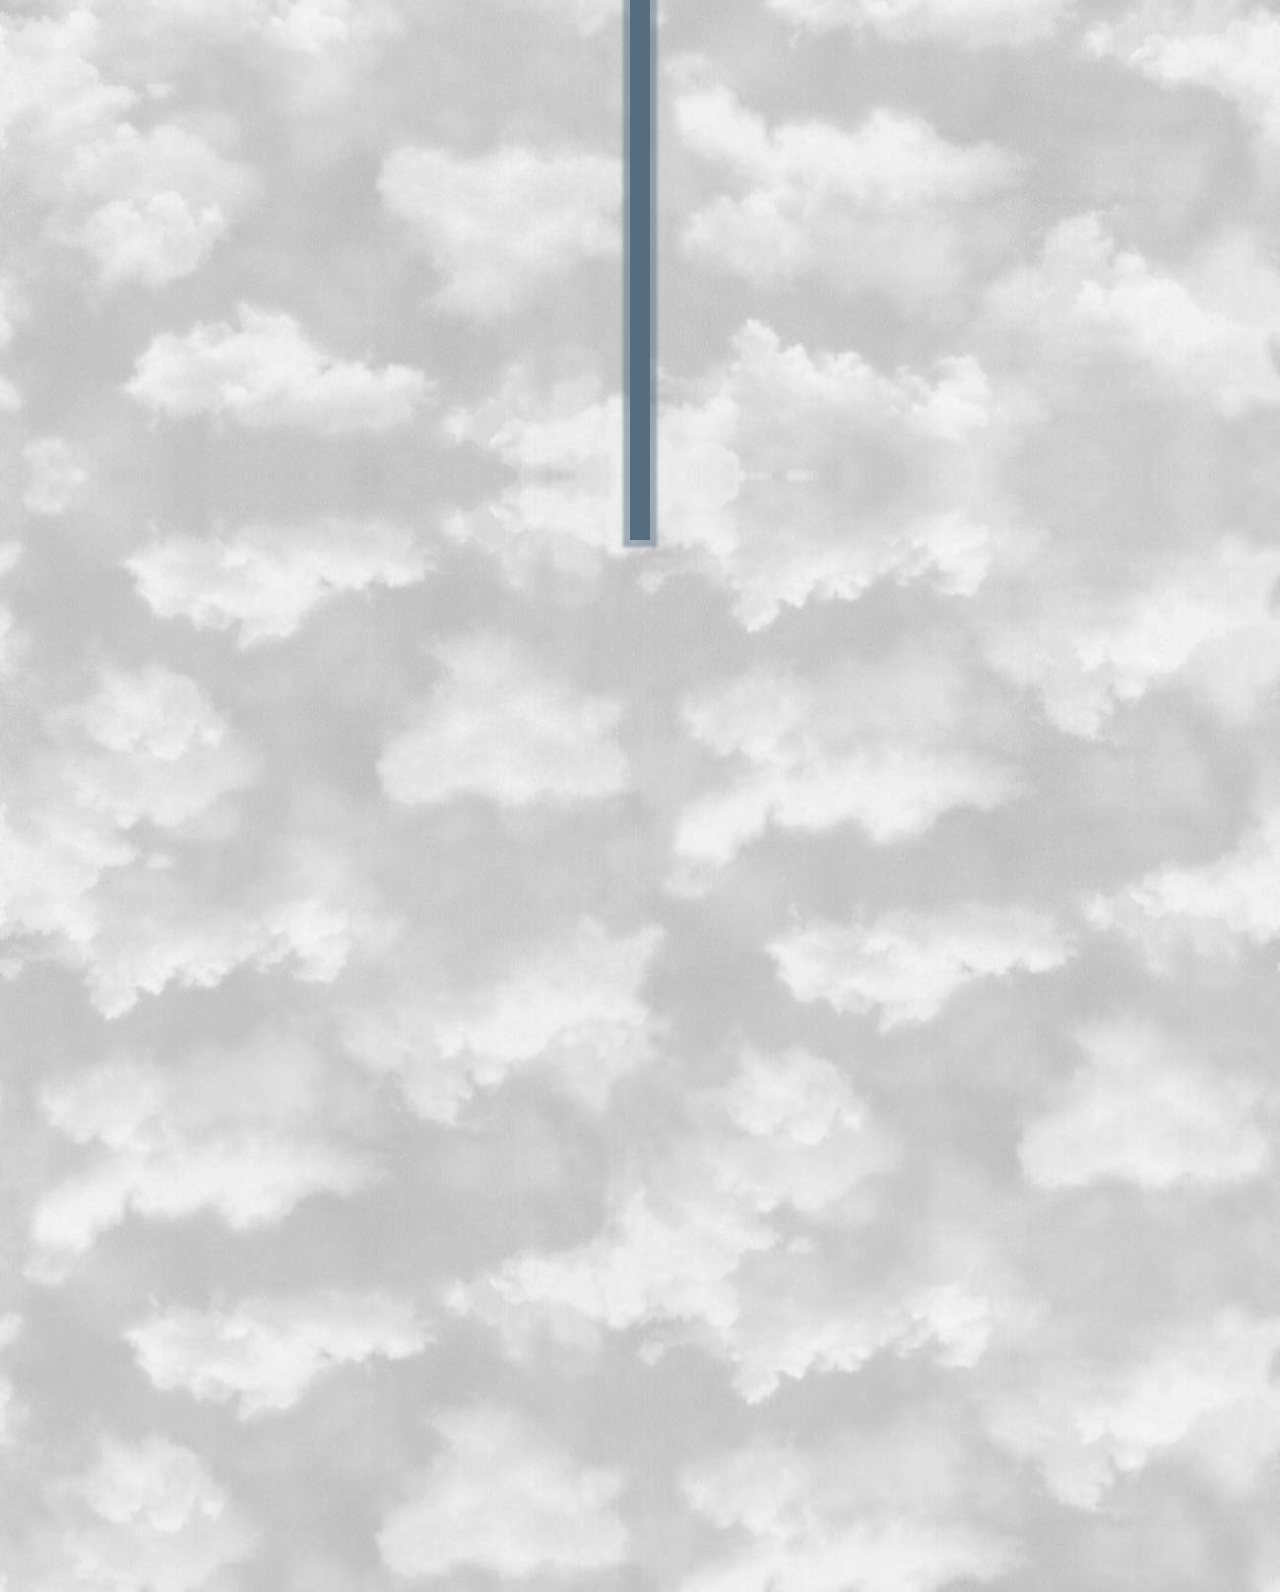
<file: pages/styles.html>
<!DOCTYPE html>
<html lang="en">

<head>
    <meta charset="UTF-8">
    <meta http-equiv="X-UA-Compatible" content="IE=edge">
    <meta name="viewport" content="width=device-width, initial-scale=1.0">
    <!-- CSS Style -->
    <link rel="stylesheet" href="../style/normalize.css">
    <link rel="stylesheet" href="https://unpkg.com/aos@2.3.1/dist/aos.css">
    <link rel="stylesheet" href="../style/style.css">
    <!-- Icon -->
    <link rel="shortcut icon" href="../img/logo/logo.png" type="image/x-icon">
    <title>Жанры фото</title>
</head>

<body for="style">
    <script src="https://unpkg.com/aos@2.3.1/dist/aos.js"></script>
    <script>
        AOS.init();
    </script>
    <header>
        <nav class="menu">
            <a href="../index.html">
                <div class="logo"></div>
            </a>
            <div class="menu-links">
                <div class="link link-black"><a href="styles.html">ЖАНРЫ&nbsp;ФОТО</a></div>
                <div class="link link-black"><a href="photographs.html">ФОТОГРАФЫ</a></div>
                <div class="link link-black"><a href="galery.html">ГАЛЕРЕЯ</a></div>
            </div>
        </nav>
        <section class="stylepage">
            <div class="stylepage-text">
                <h2 class="subtitle">Жанры фото</h2>
            </div>
            <div class="stylepage-content">
                <div class="style-wrap" data-aos="fade-down">
                    <div class="img"></div>
                    <h3 class="subtitle">Портрет</h3>
                    <p class="txt">
                        Портрет — это самый антропоцентричный живописный жанр. Внимание художника полностью
                        сосредотачивается на человеке. Смыслом работы живописца становится как минимум отображение на
                        холсте внешности модели (до появления авангардных стилей — реалистичной), а как максимум —
                        раскрытие души, характера. Следует заметить, что в современном искусстве на первый план выходит
                        не портретное сходство, а погружение во внутренний мир человека. А вот классический портрет
                        подразумевает ещё и высокую точность в изображении человека.
                    </p>
                    <p class="txt">
                        Портрет в живописи — это всегда изображение реального человека. Недаром в старину на
                        Руси портреты назывались парсунами — от латинского слова persona, что означает «личность». Как
                        видим, парсуна и персона — родственные слова. Что же касается современного термина для
                        обозначения данного жанра живописи, то в его основе лежит старофранцузское слово portraire. Оно
                        означает воспроизведение чего-либо очень точно, «черта в черту». Но, что интересно, портретный
                        жанр стал самостоятельным раньше, чем у него появилось отдельное название.
                    </p>
                </div>
                <div class="style-wrap" data-aos="fade-down">
                    <div class="img"></div>
                    <h3 class="subtitle">Пейзаж</h3>
                    <p class="txt">
                        Пейзаж — это живописный жанр, предметом которого являются природные, сельские и
                        городские ландшафты, а также атмосферные явления. Люди и животные тоже могут появляться в
                        пейзажах, но их роль второстепенна: они «захвачены» кистью творца, поскольку оказались частью
                        изображаемой реальности. Иногда это вообще не более чем стаффаж — фигуры, которые оживляют
                        местность.
                    </p>
                    <p class="txt">
                        Пейзаж многолик в живописи. В этом жанре создано множество бессмертных шедевров.
                        Пейзажисты переносят на холсты леса и моря, грозы и радугу, архитектуру и даже просторы космоса.
                        Иногда они заглядывают в прошлое, а иногда в будущее. Часто отражают реальность, нередко дают
                        волю фантазии, а порой переливают в краски своё настроение.
                    </p>
                </div>
                <div class="style-wrap" data-aos="fade-down">
                    <div class="img"></div>
                    <h3 class="subtitle">Натюрморт</h3>
                    <p class="txt">
                        Натюрморт — это жанр изобразительного искусства, в котором главными персонажами
                        произведения выступают обычные вещи. Это могут быть не только неодушевленные предметы, но и
                        живые существа. Однако птицы, животные или люди в натюрморте по замыслу художника играют
                        второстепенную роль, лишь дополняют основной мотив картины.
                    </p>
                    <p class="txt">
                        Натюрморт (nature morte) дословно переводится с французского как мёртвая природа.
                        Опытным знатокам искусства также хорошо известно другое, англоязычное название жанра — Still
                        Life или неподвижная жизнь. Существует устойчивое мнение, что именно в натюрмортах и пейзажах
                        лучше всего раскрывается внутренний мир художника. Гениальные мастера заставляют зрителя
                        любоваться копиями простых вещей, на оригиналы которых человек в обыденной жизни не обращает
                        никакого внимания.
                    </p>
                </div>
                <div class="style-wrap" data-aos="fade-down">
                    <div class="img"></div>
                    <h3 class="subtitle">Макрофотография</h3>
                    <p class="txt">
                        Макрофотография (от греческого слова μαϰρός — большой) — это жанр фотоискусства, в
                        котором маленькие объекты снимаются с близкого расстояния и выглядят намного крупнее, чем в
                        реальности. Обычно к макрофотографии относят снимки в масштабе 1:1 или меньше. Это означает что
                        запечатленные предметы или животные не превышают сенсор камеры и заполняют весь кадр.
                        Макросъемка позволяет в мельчайших деталях рассмотреть привычные, но не привлекающие внимания
                        вещи. Чаще всего в объектив любителей этого жанра попадают насекомые, растения, улитки, капельки
                        росы и снежинки.
                    </p>
                </div>
                <div class="style-wrap" data-aos="fade-down">
                    <div class="img"></div>
                    <h3 class="subtitle">Фотоохота</h3>
                    <p class="txt">
                        Фотоохота или фотографическая охота (от англ. «Wildlife Photography») — это
                        самостоятельный жанр фотоискусства, центральным объектом съемки которого в основном являются
                        птицы и животные в дикой природе.
                    </p>
                    <p class="txt">
                        Изображены могут быть также насекомые, рыбы, членистоногие и прочие представители
                        животного мира в повседневным для них условиях существования.
                    </p>
                    <p class="txt">
                        Поэтому одно из главных условий – естественная среда обитания животных. Настоящий фото охотник
                        не приемлет постановочной съемки или одомашненных животных, а также никогда не будет проводить
                        съемку в зоопарках.
                    </p>
                </div>
            </div>
        </section>
    </header>
</body>

</html>
</file>
<file: style/style.css>
@font-face {
    font-family: title;
    src: url(../fonts/Comfortaa-Regular.ttf);
}
@font-face {
    font-family: txt;
    src: url(../fonts/PTSans-Regular.ttf);
}
body{
    background-color: rgb(243, 243, 243);
}
@keyframes load{
    0%{
        transform: rotate(0deg);
    }
    100%{
        transform: rotate(360deg);
    }
}

*{
    margin: 0;
    padding: 0;
    box-sizing: border-box;
}
/* .loaded header, .loaded main{
    display: none;
}
.loaded{
    width: 100%;
    height: 100vh;
    background-image: url("../img/styles/stylepage_bg.jpg");
}
.loaded::before{
    content: '';
    position: absolute;
    top: 0;
    right: 0;
    left: 0;
    bottom: 0;
    margin: auto;
    width: 300px;
    height: 300px;
    background-image: url("../img/logo/logo.png");
    background-size: contain;
    background-position: center center;
    background-repeat: no-repeat;
    animation: load 1s infinite linear;
} */
.banner{
    position: relative;
    margin-top: 10px;
    display: flex;
    flex-flow: column nowrap;
    align-items: center;
    width: 100%;
    height: 90vh;
    background-image: url("../img/bannerbg/banner_bg.avif");
    background-position: center center;
    background-size: cover;
    background-repeat:  no-repeat;
}
.banner::after{
    content: '';
    width: 100%;
    height: 90vh;
    position: absolute;
    background-color: black;
    opacity: 0.45;
    z-index: 2;
}
.banner-txt{
    z-index: 3;
    color: white;
    text-shadow: 3px 3px 0 rgb(138, 138, 138),
    5px 5px 0 rgb(138, 138, 138);
    margin-top: calc(40vh - 120px);
    font-family: title;
    font-size: 5vw;
}
.menu{
    z-index: 3;
    display: flex;
    width: 95%;
    flex-flow: row nowrap;
    margin: 20px auto;
    align-content: center;
    justify-content: space-between;
    align-items: center;
}
.menu-links{
    display: flex;
    justify-content: flex-end;
    align-items: center;
    flex-flow: row nowrap;
    width: 85%;
}
.link{
    z-index: 3;
    font-size: 14px;
    text-align: center;
}
.link:hover a{
    background-color: white;
    color: black;
}
.link a{
    transition: background-color 0.15s linear;
    border-radius: 8px;
    padding: 10px 20px;
    font-family: title;
    color: white;
    text-decoration: none;
}
.logo{
    border-radius: 50%;
    width: 100px;
    height: 100px;
    background-image: url("../img/logo/logo.png");
    background-size: 100px 100px;
}
.menu-links .link:not(.menu-links .link:first-child){
    margin-left: 15px;
}

.about{
    width: 100%;
    margin-top: 20px;
    display: flex;
    align-items: center;
    justify-content: center;
    flex-flow: row nowrap;
    min-height: 60vh;
    margin-bottom: 20px;
}
.title{
    font-family: title;
    font-size: 28px;
    text-align: center;
    font-weight: 700;
    margin-bottom: 50px;
    z-index: 3;
}
.subtitle{
    font-family: title;
    font-size: 24px;
    text-align: center;
    margin-bottom: 20px;
    z-index: 3;
}
.txt{
    text-indent: 28px;
    font-family: txt;
    font-size: 16px;
    text-align: justify;
    width: 75%;
    z-index: 3;
}
.about-text{
    width: 50%;
    min-height: 60vh;
    display: flex;
    align-items: center;
    flex-flow: column nowrap;
    justify-content: center;
}
.about-img .img{
    width: 100%;
    min-height: 60vh;
    background-image: url("../img/about/cameraman.avif");
    background-position: center center;
    background-size: contain;
    background-repeat: no-repeat;
    margin-right: 15px;
    position: relative;
}
.about-img{
    width: 50%;
    min-height: 60vh;
    display: flex;
    flex-flow: column nowrap;
    justify-content: center;
    align-items: flex-end;
}

.styles{
    display: flex;
    flex-flow: column nowrap;
    align-items: center;
    background-image: url("../img/styles/bg_styles.jpg");
    background-position: center center;
    background-attachment: fixed;
    background-repeat: no-repeat;
    background-size: cover;
    color:  white;
    min-height: 75vh;
    justify-content: space-around;
    width: 100%;
}
.styles::after{
    position: absolute;
    content: '';
    height: 100%;
    background-color: black;
    width: 100%;
    opacity: 0.3;
    z-index: 2;
}
.styles-content{
    z-index: 3;
    display: flex;
    flex-flow: row nowrap;
    justify-content: space-between;
    width: 85%;
}

.styles .style-wrap{
    text-shadow: 2px 2px 2px black;
    display: flex;
    flex-flow: column nowrap;
    align-items: center;
    width: 17%;
    justify-content: center;
}
.styles .style-wrap .img{
    margin-bottom: 40px;
    width: 150px;
    height: 150px;
    background-image: url("../img/styles/portret.jpg");
    background-position: center center;
    background-size: cover;
    box-shadow: 0 0 30px 15px white;
    border-radius: 50%;
}
.style-wrap:nth-child(2) .img{
    background-image: url("../img/styles/naturemort.jpg");
}
.style-wrap:nth-child(3) .img{
    background-image: url("../img/styles/landscape.jpg");
}
.style-wrap:nth-child(4) .img{
    background-image: url("../img/styles/makrophoto.jpg");
}
.style-wrap:nth-child(5) .img{
    background-image: url("../img/styles/photohunt.jpg");
}
.styles .link{
    position: absolute;
    align-self: flex-end;
    top: 20px;
    right: 10px;
}
.styles .link a{
    border: 2px solid white;
}
section:not(.banner){
    position: relative;
    padding: 60px 0;
}

.photographs, .photographspage{
    display: flex;
    flex-flow: column nowrap;
    width: 100%;
    align-items: center;
    justify-content: space-around;
}
.photograph-wrap .photo-img{
    order: 1;
}
.photograph-wrap:nth-child(odd) .photo-img{
    order: -2;
}
.photograph-wrap .photo-img .img{
    width: 100%;
    min-height: 50vh;
    background: url("../img/photographs/richard.png");
    background-position: center center;
    background-size: contain;
    background-repeat: no-repeat;
}
.photograph-wrap:nth-child(3) .photo-img .img{
    background-image: url("../img/photographs/antri.png");
}
.photograph-wrap:nth-child(4) .photo-img .img{
    background-image: url("../img/photographs/sebastian.png");
}
.photograph-wrap .photo-img{
    width: 50%;
    display: flex;
    align-items: center;
    flex-flow: column nowrap;
    justify-content: space-around;
}
.photograph-wrap .photo-text{
    order: -1;
    width: 50%;
    display: flex;
    align-items: center;
    flex-flow: column nowrap;
    justify-content: center;
}
.photograph-wrap{
    display: flex;
    flex-flow: row nowrap;
    width: 90%;
}
.photographs .link{
    position: absolute;
    top: 20px;
    right: 10px;
}
.link-black:hover a{
    background-color: black;
    color: white;
}
.link-black a{
    color: black;
    border: 2px solid black;
}

.best-models{
    display: flex;
    justify-content: space-around;
    align-items: center;
    flex-flow: column nowrap;
    width: 100%;
    min-height: 75vh;
    background-image: url("../img/models/models_bg.jpg");
    background-position: center center;
    background-size: cover;
    color: white;
}
.best-models::after{
    content: '';
    position: absolute;
    width: 100%;
    min-height: 75vh;
    background-color: black;
    opacity: 0.55;
    z-index: 2;
}
.best-content{
    z-index: 3;
    width: 85%;
    display: flex;
    flex-flow: row nowrap;
    justify-content: space-between;
    align-items: center;
}
.best-wrap{
    position: relative;
    display: flex;
    flex-flow: column nowrap;
    align-items: center;
    width: 27%;
    min-height: 20vh;
}
.best-wrap:nth-child(2){
    position: absolute;
    right: 0;
    top: -100px;
    left: 0;
    margin: auto;
}
.best-wrap:nth-child(1) .img{
    background-image: url("../img/models/nikon.jpg");
}
.best-wrap::after{
    content: '';
    position: absolute;
    bottom: -10px;
    width: 90%;
    height: 10px;
    background-color: white;
    box-shadow: 0 0 5px 1px white;
}
.best-wrap .img{
    border-radius: 20px;
    width: 150px;
    height: 100px;
    background-image: url("../img/models/canon.jpg");
    background-repeat: no-repeat;
    background-position: center center;
    background-size: 150px 100px;
    margin-bottom: 25px;
}
.best-wrap:nth-child(3) .img{
    background-image: url("../img/models/sony.jpg");
}
.best-models .link{
    position: absolute;
    top: 20px;
    right: 10px;
}
.best-models .link a{
    border: 2px solid white;
}
nav .link a{
    border: none;
}

.stylepage{
    width: 100%;
    display: flex;
    flex-flow: column nowrap;
    justify-content: flex-start;
    align-items: center;
    min-height: 450vh;
}
.stylepage::after{
    content: '';
    position: absolute;
    width: 75px;
    height: 75px;
    border-radius: 50%;
    background-color: rgb(86, 109, 128);
    box-shadow: 0 0 0px 12px rgba(86, 109, 128, 0.66),
    0 0 0px 24px rgba(86, 109, 128, 0.22);
    top: 160px;
}
.stylepage::before{
    content: '';
    position: absolute;
    width: 20px;
    height: 380vh;
    background-color: rgb(86, 109, 128);
    box-shadow: 0 0 3px 7px rgb(86, 109, 128, 0.5);
    z-index: -1;
    top: 180px;
}
.stylepage-content{
    margin-top: 100px;
    display: flex;
    flex-flow: column nowrap;
    align-items: center;
    justify-content: space-between;
    min-height: 400vh;
}
.stylepage-content .style-wrap{
    display: flex;
    border-radius: 40px;
    flex-flow: column nowrap;
    justify-content: space-evenly;
    align-items: center;
    padding: 30px;
    width: 80%;
    /* background-color: rgb(243, 243, 243); */
    background-color: rgb(127, 159, 185);
    box-shadow: 0 0 1px 10px rgba(127, 159, 185, 0.519);
    margin-top: 100px;
}
.stylepage-content .style-wrap .img{
    width: 80%;
    min-height: 50vh;
    background-position: center center;
    background-size: contain;
    background-repeat: no-repeat;
    background-image: url("../img/styles/stylepage_portret.jpg");
    margin-bottom: 50px;
}
.stylepage-content .style-wrap:nth-child(2) .img{
    background-image: url("../img/styles/stylepage_landscape.jpg");
}
.stylepage-content .style-wrap:nth-child(3) .img{
    background-image: url("../img/styles/stylepage_naturemort.jpg");
}
.stylepage-content .style-wrap:nth-child(4) .img{
    background-image: url("../img/styles/stylepage_macro.jpg");
}
.stylepage-content .style-wrap:nth-child(5) .img{
    background-image: url("../img/styles/stylepage_photohunt.jpg");
}
body[for="style"]{
    background-image: url("../img/styles/stylepage_bg.jpg");
    background-position: center center;
    background-size: contain;
}

.photographspage{
    display: flex;
    flex-flow: column nowrap;
    min-height: 600vh;
    width: 100%;
    align-items: center;
    justify-content: flex-start;
}
.photographspage::after{
    content: '';
    position: absolute;
    width: 75px;
    height: 75px;
    border-radius: 50%;
    background-color: rgb(86, 109, 128);
    box-shadow: 0 0 0px 12px rgba(86, 109, 128, 0.66),
    0 0 0px 24px rgba(86, 109, 128, 0.22);
    top: 160px;
}
.photographspage::before{
    content: '';
    position: absolute;
    width: 20px;
    height: 480vh;
    background-color: rgb(86, 109, 128);
    box-shadow: 0 0 3px 7px rgb(86, 109, 128, 0.5);
    z-index: -1;
    top: 180px;
}
.photographspage-content{
    margin-top: 50px;
    display: flex;
    flex-flow: column nowrap;
    min-height: 550vh;
    width: 100%;
    align-items: center;
    justify-content: space-around;
}
.photographspage-wrap{
    display: flex;
    flex-flow: column nowrap;
    align-items: center;
    width: 80%;
    justify-content: space-around;
    min-height: 75vh;
    background-color: rgb(127, 159, 185);
    box-shadow: 0 0 1px 10px rgba(127, 159, 185, 0.519);
    padding: 60px 0;
    border-radius: 40px;
    margin-top: 100px;
}
.photographspage-wrap .photo-img{
    width: 100%;
    min-height: 40vh;
}
.photographspage-wrap .photo-img .img{
    width: 100%;
    min-height: 60vh;
    background-image: url("../img/photographs/richard.png");
    background-position: center center;
    background-size: contain;
    background-repeat: no-repeat;
}
.photographspage-wrap .photo-text{
    width: 100%;
    margin: 0;
    display: flex;
    flex-flow: column nowrap;
    justify-content: space-between;
    align-items: center;
}
.photographspage-wrap:nth-child(2) .img{
    background-image: url("../img/photographs/antri.png");
}
.photographspage-wrap:nth-child(3) .img{
    background-image: url("../img/photographs/sebastian.png");
}
.photographspage-wrap:nth-child(4) .img{
    background-image: url("../img/photographs/uilyam.png");
}
.photographspage-wrap:nth-child(5) .img{
    background-image: url("../img/photographs/aleks.png");
}

.galery{
    width: 100%;
    display: flex;
    flex-flow: column nowrap;
    justify-content: flex-start;
    align-items: center;
}
.galery-content{
    margin-top: 100px;
    width: 100%;
    display: flex;
    flex-flow: row wrap;
    align-items: flex-start;
    justify-content: space-evenly;
}
.galery-content .galery-wrap{
    display: flex;
    flex-flow: column nowrap;
    justify-content: space-evenly;
    align-items: center;
    min-height: 65vh;
    width: 45%;
    margin-top: 100px;
}
.galery-content .galery-wrap .img{
    width: 100%;
    border-radius: 40px;
    min-height: 50vh;
    background-position: center center;
    background-size: cover;
    background-repeat: no-repeat;
    background-image: url("../img/galery/1.jpg");
}
.galery-wrap:nth-child(2) .img{
    background-image: url("../img/galery/2.jpg");
}
.galery-wrap:nth-child(3) .img{
    background-image: url("../img/galery/3.jpg");
}
.galery-wrap:nth-child(4) .img{
    background-image: url("../img/galery/4.jpg");
}
.galery-wrap:nth-child(5) .img{
    background-position: center top;
    background-image: url("../img/galery/5.jpg");
}
.galery-wrap:nth-child(6) .img{
    background-image: url("../img/galery/6.jpg");
}
.galery-wrap:nth-child(7) .img{
    background-image: url("../img/galery/7.jpg");
}
.galery-wrap:nth-child(8) .img{
    background-image: url("../img/galery/8.jpg");
}
.galery-wrap:nth-child(9) .img{
    background-image: url("../img/galery/9.jpg");
}
.galery-wrap:nth-child(10) .img{
    background-image: url("../img/galery/10.jpg");
}
@media(max-width: 1250px){
    .title{
        font-size: 24px;
    }
    .subtitle{
        font-size: 20px;
    }
    .txt{
        font-size: 14px;
    }
    .styles .style-wrap .img{
        width: 100px;
        height: 100px;
    }
}
@media(max-width: 950px) {
    .menu-links{
        min-height: 100px;
        margin: auto;
    }
    .menu-links .link{
        font-size: 11px;
    }
    .menu-links .link{
        font-size: 11px;
    }
    .styles-content{
        flex-flow: row wrap;
        justify-content: center;
    }
    .styles .style-wrap{
        width: 29%;
    }
    .title{
        font-size: 22px;
    }
    .subtitle{
        font-size: 18px;
    }
    .txt{
        font-size: 12px;
    }
    .best-wrap .img{
        width: 125px;
        height: 75px;
        background-size: 125px 75px;
    }
}
@media(max-width: 640px){
    .menu{
        flex-flow: column nowrap;
    }
    .best-models{
        min-height: 100vh;
    }
    .best-models::after{
        min-height: 100vh;
    }
    .menu-links{
        width: 100%;
        flex-flow: row wrap;
        height: 10vh;
        justify-content: center;
    }
    .menu-links .link{
        font-size: 12px;
    }
    .title{
        font-size: 20px;
    }
    .subtitle{
        font-size: 14px;
    }
    .txt{
        font-size: 10px;
    }
} 
@media(max-height: 650px){
    .best-models{
        min-height: 150vh;
    }
    .best-models::after{
        min-height: 150vh;
    }
}
</file>
